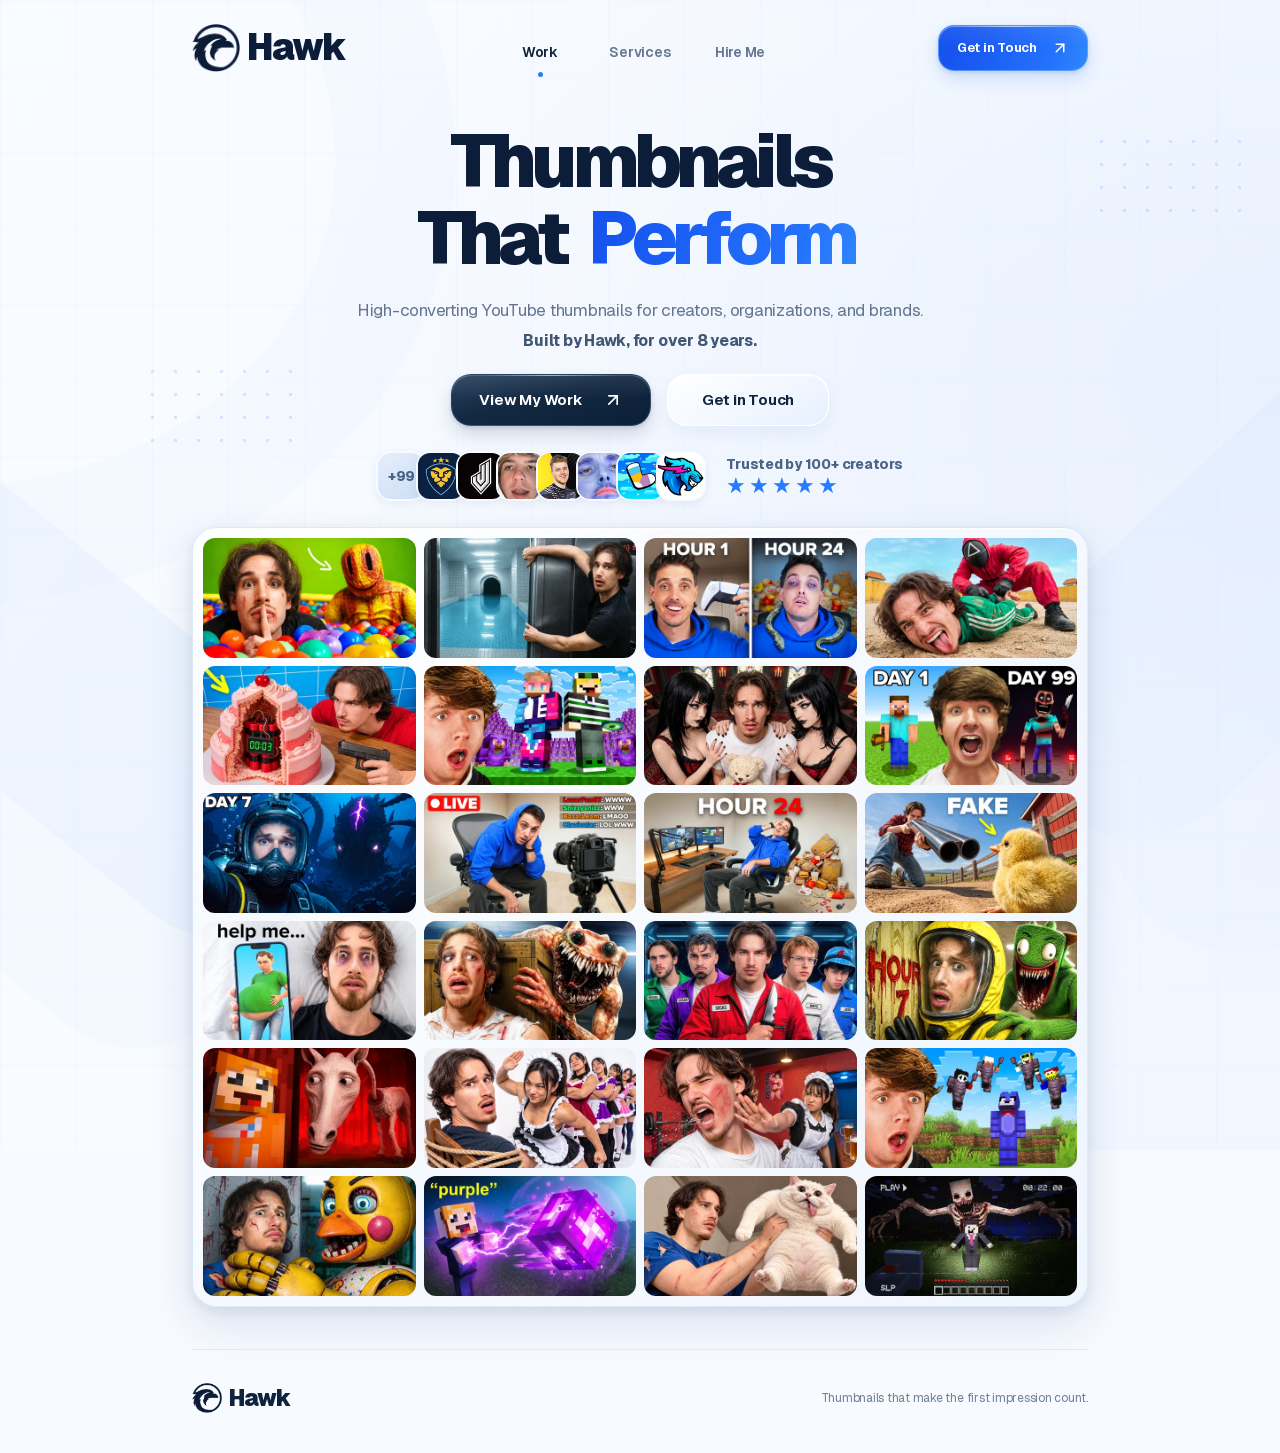
<file: index.html>
<!doctype html><html lang="en">
<head><meta charset="utf-8"><meta name="viewport" content="width=device-width,initial-scale=1"><title>Hawk — YouTube Thumbnail Designer</title><meta name="description" content="Professional, high-converting YouTube thumbnails for creators, organizations, and brands."><link rel="canonical" href="https://hawkpsd.com/"><meta property="og:title" content="Hawk — YouTube Thumbnail Designer"><meta property="og:description" content="Professional, high-converting YouTube thumbnails for creators, organizations, and brands."><meta property="og:type" content="website"><meta property="og:url" content="https://hawkpsd.com/"><meta property="og:image" content="https://hawkpsd.com/brand/header.jpg"><meta name="twitter:card" content="summary_large_image"><meta name="twitter:creator" content="@hawkpng"><meta name="twitter:title" content="Hawk — YouTube Thumbnail Designer"><meta name="twitter:description" content="Professional, high-converting YouTube thumbnails for creators, organizations, and brands."><meta name="twitter:image" content="https://hawkpsd.com/brand/header.jpg"><link rel="icon" href="favicon-32-v2.png" sizes="32x32" type="image/png"><link rel="shortcut icon" href="favicon-v2.ico"><link rel="apple-touch-icon" href="apple-touch-icon-v2.png"><link rel="preload" href="fonts/geist-latin.woff2" as="font" type="font/woff2" crossorigin><link rel="stylesheet" href="assets/site.css?v=scrollbar-20261009"><script>if(document.prerendering){document.documentElement.dataset.prerendering='true';document.addEventListener('prerenderingchange',()=>delete document.documentElement.dataset.prerendering,{once:true})}</script><script src="assets/site-config.js" defer></script><script src="assets/site.js" defer></script><script type="application/ld+json">{"@context":"https://schema.org","@type":"ProfessionalService","name":"Hawk","url":"https://hawkpsd.com","description":"Professional, high-converting YouTube thumbnails for creators, organizations, and brands.","sameAs":["https://x.com/hawkpng"],"serviceType":"YouTube Thumbnail Design"}</script>
<noscript><style>#thumbnail-gallery{display:none}</style>
</noscript>
</head>
<body><a class="skip-link" href="#main">Skip to content</a><div class="site-background entry" aria-hidden="true"><div class="geometry left"></div><div class="geometry right"></div><div class="soft-arc"></div><div class="dots dots-left"></div><div class="dots dots-right"></div></div>
<header class="site-header entry"><div class="brand"><a href="./" class="brand-mark" aria-label="Hawk home"><img src="brand/hawk.png" alt="" width="48" height="48" draggable="false"></a><a href="./" aria-label="Hawk home">Hawk</a></div><nav class="main-nav" aria-label="Main navigation" style="--nav-index:0"><a data-instant="true" href="./" class="active" aria-current="page">Work</a><a data-instant="true" href="services/" class="">Services</a><a data-instant="true" href="hire/" class="">Hire Me</a><span class="nav-dot" aria-hidden="true"></span></nav><a data-instant="true" href="hire/" class="button flow-blue header-cta">Get in Touch <svg xmlns="http://www.w3.org/2000/svg" width="18" height="18" viewbox="0 0 24 24" fill="none" stroke="currentColor" stroke-width="2" stroke-linecap="round" stroke-linejoin="round" class="lucide lucide-arrow-up-right" aria-hidden="true"><path d="M7 7h10v10"></path><path d="M7 17 17 7"></path></svg></a>
</header>
<main id="main"><section class="hero"><div class="hero-content"><h1 class="entry hero-headline" aria-label="Thumbnails that perform."><span class="headline-top" aria-hidden="true">Thumbnails</span><span class="hero-line" aria-hidden="true"><span>That</span><span class="word-stage"><span class="word-sizer">Perform.</span><span class="changing-word word-rest">Perform</span></span></span><span class="word-measurements" aria-hidden="true"><span>Perform</span><span>Convert</span><span>Win</span><span>Click</span><span>Stand Out</span><span>Engage</span><span>Deliver</span><span>Impress</span></span></h1><p class="entry hero-description">High-converting YouTube thumbnails for creators, organizations, and brands.<strong>Built by Hawk, for over 8 years.</strong></p><div class="hero-actions entry"><a class="button navy" href="#work">View My Work <svg xmlns="http://www.w3.org/2000/svg" width="20" height="20" viewbox="0 0 24 24" fill="none" stroke="currentColor" stroke-width="2" stroke-linecap="round" stroke-linejoin="round" class="lucide lucide-arrow-up-right" aria-hidden="true"><path d="M7 7h10v10"></path><path d="M7 17 17 7"></path></svg></a><a data-instant="true" class="button ghost" href="hire/">Get in Touch</a></div><div class="trust entry"><div class="avatar-stack"><span class="avatar-more" aria-label="99 more creators">+99</span><a href="https://www.youtube.com/@CouRageJD" target="_blank" rel="noopener noreferrer" aria-label="Visit CouRage on YouTube" title="CouRage"><img src="creators/couragejd.webp" width="52" height="52" alt="CouRage" draggable="false"></a><a href="https://www.youtube.com/@Jynxzi" target="_blank" rel="noopener noreferrer" aria-label="Visit Jynxzi on YouTube" title="Jynxzi"><img src="creators/jynxzi.webp" width="52" height="52" alt="Jynxzi" draggable="false"></a><a href="https://www.youtube.com/@Karl" target="_blank" rel="noopener noreferrer" aria-label="Visit Karl Jacobs on YouTube" title="Karl Jacobs"><img src="creators/karl.webp" width="52" height="52" alt="Karl Jacobs" draggable="false"></a><a href="https://www.youtube.com/@Lachlan" target="_blank" rel="noopener noreferrer" aria-label="Visit Lachlan on YouTube" title="Lachlan"><img src="creators/lachlan.webp" width="52" height="52" alt="Lachlan" draggable="false"></a><a href="https://www.youtube.com/@LazarBeam" target="_blank" rel="noopener noreferrer" aria-label="Visit LazarBeam on YouTube" title="LazarBeam"><img src="creators/lazar.webp" width="52" height="52" alt="LazarBeam" draggable="false"></a><a href="https://www.youtube.com/@Socksfor1" target="_blank" rel="noopener noreferrer" aria-label="Visit Socksfor1 on YouTube" title="Socksfor1"><img src="creators/socksfor1.webp" width="52" height="52" alt="Socksfor1" draggable="false"></a><a href="https://www.youtube.com/@MrBeastGaming" target="_blank" rel="noopener noreferrer" aria-label="Visit MrBeast Gaming on YouTube" title="MrBeast Gaming"><img src="creators/mrbeast-gaming.webp" width="52" height="52" alt="MrBeast Gaming" draggable="false"></a></div><div class="trust-label"><span>Trusted by 100+ creators</span><span class="stars" aria-label="Five stars">★★★★★</span></div></div></div></section><section class="work-section" id="work" aria-label="Thumbnail portfolio"><div class="portfolio-grid entry" id="thumbnail-gallery">
<button type="button" class="thumbnail-card" data-reveal="true" data-reveal-delay="0" data-full="enlarged/horse-copy.webp" aria-haspopup="dialog" aria-label="Enlarge Horse — Socksfor1"><img sizes="(min-width:1100px) 17vw, (min-width:600px) 44vw, 92vw" width="1920" height="1080" loading="eager" decoding="async" alt="Horse — Socksfor1" draggable="false" data-src="gallery/horse-copy-800.webp" data-srcset="gallery/horse-copy-480.webp 480w, gallery/horse-copy-800.webp 800w, gallery/horse-copy-1280.webp 1280w"></button>
<button type="button" class="thumbnail-card" data-reveal="true" data-reveal-delay="40" data-full="enlarged/backrooms-6copy.webp" aria-haspopup="dialog" aria-label="Enlarge Backrooms 6 — Socksfor1"><img sizes="(min-width:1100px) 17vw, (min-width:600px) 44vw, 92vw" width="1280" height="720" loading="eager" decoding="async" alt="Backrooms 6 — Socksfor1" draggable="false" data-src="gallery/backrooms-6copy-800.webp" data-srcset="gallery/backrooms-6copy-480.webp 480w, gallery/backrooms-6copy-800.webp 800w, gallery/backrooms-6copy-1280.webp 1280w"></button>
<button type="button" class="thumbnail-card" data-reveal="true" data-reveal-delay="80" data-full="enlarged/jujud-copy.webp" aria-haspopup="dialog" aria-label="Enlarge Jujud — Socksfor1"><img sizes="(min-width:1100px) 17vw, (min-width:600px) 44vw, 92vw" width="1280" height="720" loading="eager" decoding="async" alt="Jujud — Socksfor1" draggable="false" data-src="gallery/jujud-copy-800.webp" data-srcset="gallery/jujud-copy-480.webp 480w, gallery/jujud-copy-800.webp 800w, gallery/jujud-copy-1280.webp 1280w"></button>
<button type="button" class="thumbnail-card" data-reveal="true" data-reveal-delay="120" data-full="enlarged/2run-2copy.webp" aria-haspopup="dialog" aria-label="Enlarge 2Run 2 — Karl Jacobs"><img sizes="(min-width:1100px) 17vw, (min-width:600px) 44vw, 92vw" width="1920" height="1080" loading="eager" decoding="async" alt="2Run 2 — Karl Jacobs" draggable="false" data-src="gallery/2run-2copy-800.webp" data-srcset="gallery/2run-2copy-480.webp 480w, gallery/2run-2copy-800.webp 800w, gallery/2run-2copy-1280.webp 1280w"></button>
<button type="button" class="thumbnail-card" data-reveal="true" data-reveal-delay="0" data-full="enlarged/zackd-12copy.webp" aria-haspopup="dialog" aria-label="Enlarge Help Me — Zack D. Films — Zack D. Films"><img sizes="(min-width:1100px) 17vw, (min-width:600px) 44vw, 92vw" width="1920" height="1080" loading="lazy" decoding="async" alt="Help Me — Zack D. Films — Zack D. Films" draggable="false" data-src="gallery/zackd-12copy-800.webp" data-srcset="gallery/zackd-12copy-480.webp 480w, gallery/zackd-12copy-800.webp 800w, gallery/zackd-12copy-1280.webp 1280w"></button>
<button type="button" class="thumbnail-card" data-reveal="true" data-reveal-delay="40" data-full="enlarged/backrooms-nadcopy.webp" aria-haspopup="dialog" aria-label="Enlarge Backrooms Nad — Socksfor1"><img sizes="(min-width:1100px) 17vw, (min-width:600px) 44vw, 92vw" width="1280" height="720" loading="lazy" decoding="async" alt="Backrooms Nad — Socksfor1" draggable="false" data-src="gallery/backrooms-nadcopy-800.webp" data-srcset="gallery/backrooms-nadcopy-480.webp 480w, gallery/backrooms-nadcopy-800.webp 800w, gallery/backrooms-nadcopy-1280.webp 1280w"></button>
<button type="button" class="thumbnail-card" data-reveal="true" data-reveal-delay="80" data-full="enlarged/healthy-fast-food-copy.webp?v=68272b2f829c" aria-haspopup="dialog" aria-label="Enlarge Socksfor1 reacting to a slap at the Muscle Girl Bar"><img sizes="(min-width:1100px) 17vw, (min-width:600px) 44vw, 92vw" width="1920" height="1080" loading="lazy" decoding="async" alt="Socksfor1 reacting to a slap at the Muscle Girl Bar" draggable="false" data-src="gallery/healthy-fast-food-copy-800.webp?v=68272b2f829c" data-srcset="gallery/healthy-fast-food-copy-480.webp?v=68272b2f829c 480w, gallery/healthy-fast-food-copy-800.webp?v=68272b2f829c 800w, gallery/healthy-fast-food-copy-1280.webp?v=68272b2f829c 1280w"></button>
<button type="button" class="thumbnail-card" data-reveal="true" data-reveal-delay="120" data-full="enlarged/24hours-copy.webp" aria-haspopup="dialog" aria-label="Enlarge 24Hours — Socksfor1"><img sizes="(min-width:1100px) 17vw, (min-width:600px) 44vw, 92vw" width="1920" height="1080" loading="lazy" decoding="async" alt="24Hours — Socksfor1" draggable="false" data-src="gallery/24hours-copy-800.webp" data-srcset="gallery/24hours-copy-480.webp 480w, gallery/24hours-copy-800.webp 800w, gallery/24hours-copy-1280.webp 1280w"></button>
<button type="button" class="thumbnail-card" data-reveal="true" data-reveal-delay="0" data-full="enlarged/faceswaps-3copy.webp" aria-haspopup="dialog" aria-label="Enlarge Faceswaps 3 — Socksfor1"><img sizes="(min-width:1100px) 17vw, (min-width:600px) 44vw, 92vw" width="1920" height="1080" loading="lazy" decoding="async" alt="Faceswaps 3 — Socksfor1" draggable="false" data-src="gallery/faceswaps-3copy-800.webp" data-srcset="gallery/faceswaps-3copy-480.webp 480w, gallery/faceswaps-3copy-800.webp 800w, gallery/faceswaps-3copy-1280.webp 1280w"></button>
<button type="button" class="thumbnail-card" data-reveal="true" data-reveal-delay="40" data-full="enlarged/judelow-3copy.webp" aria-haspopup="dialog" aria-label="Enlarge Judelow 3 — Karl Jacobs"><img sizes="(min-width:1100px) 17vw, (min-width:600px) 44vw, 92vw" width="1920" height="1080" loading="lazy" decoding="async" alt="Judelow 3 — Karl Jacobs" draggable="false" data-src="gallery/judelow-3copy-800.webp" data-srcset="gallery/judelow-3copy-480.webp 480w, gallery/judelow-3copy-800.webp 800w, gallery/judelow-3copy-1280.webp 1280w"></button>
<button type="button" class="thumbnail-card" data-reveal="true" data-reveal-delay="80" data-full="enlarged/smp-8copy.webp" aria-haspopup="dialog" aria-label="Enlarge Socksfor1 with two gothic characters"><img sizes="(min-width:1100px) 17vw, (min-width:600px) 44vw, 92vw" width="1920" height="1080" loading="lazy" decoding="async" alt="Socksfor1 with two gothic characters" draggable="false" data-src="gallery/smp-8copy-800.webp" data-srcset="gallery/smp-8copy-480.webp 480w, gallery/smp-8copy-800.webp 800w, gallery/smp-8copy-1280.webp 1280w"></button>
<button type="button" class="thumbnail-card" data-reveal="true" data-reveal-delay="120" data-full="enlarged/benny-dcopy.webp" aria-haspopup="dialog" aria-label="Enlarge Benny D — Socksfor1"><img sizes="(min-width:1100px) 17vw, (min-width:600px) 44vw, 92vw" width="1920" height="1080" loading="lazy" decoding="async" alt="Benny D — Socksfor1" draggable="false" data-src="gallery/benny-dcopy-800.webp" data-srcset="gallery/benny-dcopy-480.webp 480w, gallery/benny-dcopy-800.webp 800w, gallery/benny-dcopy-1280.webp 1280w"></button>
<button type="button" class="thumbnail-card" data-reveal="true" data-reveal-delay="0" data-full="enlarged/24hours-copy2.webp" aria-haspopup="dialog" aria-label="Enlarge 24Hours 2 — Socksfor1"><img sizes="(min-width:1100px) 17vw, (min-width:600px) 44vw, 92vw" width="1920" height="1080" loading="lazy" decoding="async" alt="24Hours 2 — Socksfor1" draggable="false" data-src="gallery/24hours-copy2-800.webp" data-srcset="gallery/24hours-copy2-480.webp 480w, gallery/24hours-copy2-800.webp 800w, gallery/24hours-copy2-1280.webp 1280w"></button>
<button type="button" class="thumbnail-card" data-reveal="true" data-reveal-delay="40" data-full="enlarged/judelow-copy.webp?v=7eec95044cd0" aria-haspopup="dialog" aria-label="Enlarge Socksfor1 in a chair with a lineup of costumed athletes"><img sizes="(min-width:1100px) 17vw, (min-width:600px) 44vw, 92vw" width="1920" height="1080" loading="lazy" decoding="async" alt="Socksfor1 in a chair with a lineup of costumed athletes" draggable="false" data-src="gallery/judelow-copy-800.webp?v=7eec95044cd0" data-srcset="gallery/judelow-copy-480.webp?v=7eec95044cd0 480w, gallery/judelow-copy-800.webp?v=7eec95044cd0 800w, gallery/judelow-copy-1280.webp?v=7eec95044cd0 1280w"></button>
<button type="button" class="thumbnail-card" data-reveal="true" data-reveal-delay="80" data-full="enlarged/2run-3copy.webp?v=f6c994f2008a" aria-haspopup="dialog" aria-label="Enlarge Karl Jacobs with Minecraft Steve on day 1 and day 99"><img sizes="(min-width:1100px) 17vw, (min-width:600px) 44vw, 92vw" width="1920" height="1080" loading="lazy" decoding="async" alt="Karl Jacobs with Minecraft Steve on day 1 and day 99" draggable="false" data-src="gallery/2run-3copy-800.webp?v=f6c994f2008a" data-srcset="gallery/2run-3copy-480.webp?v=f6c994f2008a 480w, gallery/2run-3copy-800.webp?v=f6c994f2008a 800w, gallery/2run-3copy-1280.webp?v=f6c994f2008a 1280w"></button>
<button type="button" class="thumbnail-card" data-reveal="true" data-reveal-delay="120" data-full="enlarged/verity-15copy.webp?v=82a40722cf0d" aria-haspopup="dialog" aria-label="Enlarge Socksfor1 in a green tracksuit with a Squid Game guard"><img sizes="(min-width:1100px) 17vw, (min-width:600px) 44vw, 92vw" width="1920" height="1080" loading="lazy" decoding="async" alt="Socksfor1 in a green tracksuit with a Squid Game guard" draggable="false" data-src="gallery/verity-15copy-800.webp?v=82a40722cf0d" data-srcset="gallery/verity-15copy-480.webp?v=82a40722cf0d 480w, gallery/verity-15copy-800.webp?v=82a40722cf0d 800w, gallery/verity-15copy-1280.webp?v=82a40722cf0d 1280w"></button>
<button type="button" class="thumbnail-card" data-reveal="true" data-reveal-delay="0" data-full="enlarged/prophunt-6copy.webp" aria-haspopup="dialog" aria-label="Enlarge Prophunt 6 — Socksfor1"><img sizes="(min-width:1100px) 17vw, (min-width:600px) 44vw, 92vw" width="1920" height="1080" loading="lazy" decoding="async" alt="Prophunt 6 — Socksfor1" draggable="false" data-src="gallery/prophunt-6copy-800.webp" data-srcset="gallery/prophunt-6copy-480.webp 480w, gallery/prophunt-6copy-800.webp 800w, gallery/prophunt-6copy-1280.webp 1280w"></button>
<button type="button" class="thumbnail-card" data-reveal="true" data-reveal-delay="40" data-full="enlarged/moohoo-3copy.webp" aria-haspopup="dialog" aria-label="Enlarge Moohoo 3 — Socksfor1"><img sizes="(min-width:1100px) 17vw, (min-width:600px) 44vw, 92vw" width="1920" height="1080" loading="lazy" decoding="async" alt="Moohoo 3 — Socksfor1" draggable="false" data-src="gallery/moohoo-3copy-800.webp" data-srcset="gallery/moohoo-3copy-480.webp 480w, gallery/moohoo-3copy-800.webp 800w, gallery/moohoo-3copy-1280.webp 1280w"></button>
<button type="button" class="thumbnail-card" data-reveal="true" data-reveal-delay="80" data-full="enlarged/sub-boxe-copy.webp" aria-haspopup="dialog" aria-label="Enlarge Sub Boxe — Socksfor1"><img sizes="(min-width:1100px) 17vw, (min-width:600px) 44vw, 92vw" width="1280" height="720" loading="lazy" decoding="async" alt="Sub Boxe — Socksfor1" draggable="false" data-src="gallery/sub-boxe-copy-800.webp" data-srcset="gallery/sub-boxe-copy-480.webp 480w, gallery/sub-boxe-copy-800.webp 800w, gallery/sub-boxe-copy-1280.webp 1280w"></button>
<button type="button" class="thumbnail-card" data-reveal="true" data-reveal-delay="120" data-full="enlarged/24hours-copy4.webp" aria-haspopup="dialog" aria-label="Enlarge One day. Everything changes. — Socksfor1"><img sizes="(min-width:1100px) 17vw, (min-width:600px) 44vw, 92vw" width="1920" height="1080" loading="lazy" decoding="async" alt="One day. Everything changes. — Socksfor1" draggable="false" data-src="gallery/24hours-copy4-800.webp" data-srcset="gallery/24hours-copy4-480.webp 480w, gallery/24hours-copy4-800.webp 800w, gallery/24hours-copy4-1280.webp 1280w"></button>
<button type="button" class="thumbnail-card" data-reveal="true" data-reveal-delay="0" data-full="enlarged/subirl-8copy.webp" aria-haspopup="dialog" aria-label="Enlarge Seven days underwater — Socksfor1"><img sizes="(min-width:1100px) 17vw, (min-width:600px) 44vw, 92vw" width="1920" height="1080" loading="lazy" decoding="async" alt="Seven days underwater — Socksfor1" draggable="false" data-src="gallery/subirl-8copy-800.webp" data-srcset="gallery/subirl-8copy-480.webp 480w, gallery/subirl-8copy-800.webp 800w, gallery/subirl-8copy-1280.webp 1280w"></button>
<button type="button" class="thumbnail-card" data-reveal="true" data-reveal-delay="40" data-full="enlarged/backrooms-12copy.webp" aria-haspopup="dialog" aria-label="Enlarge Lost in the backrooms — Socksfor1"><img sizes="(min-width:1100px) 17vw, (min-width:600px) 44vw, 92vw" width="1280" height="720" loading="lazy" decoding="async" alt="Lost in the backrooms — Socksfor1" draggable="false" data-src="gallery/backrooms-12copy-800.webp" data-srcset="gallery/backrooms-12copy-480.webp 480w, gallery/backrooms-12copy-800.webp 800w, gallery/backrooms-12copy-1280.webp 1280w"></button>
<button type="button" class="thumbnail-card" data-reveal="true" data-reveal-delay="80" data-full="enlarged/mangle-copy.webp?v=cat-20261009" aria-haspopup="dialog" aria-label="Enlarge Socksfor1 holding a large white cat"><img sizes="(min-width:1100px) 17vw, (min-width:600px) 44vw, 92vw" width="1280" height="720" loading="lazy" decoding="async" alt="Socksfor1 holding a large white cat" draggable="false" data-src="gallery/mangle-copy-800.webp?v=cat-20261009" data-srcset="gallery/mangle-copy-480.webp?v=cat-20261009 480w, gallery/mangle-copy-800.webp?v=cat-20261009 800w, gallery/mangle-copy-1280.webp?v=cat-20261009 1280w"></button>
<button type="button" class="thumbnail-card" data-reveal="true" data-reveal-delay="120" data-full="enlarged/drive-newcopy.webp?v=amongers-v2-20261021" aria-haspopup="dialog" aria-label="Enlarge Socksfor1 and friends in an Among Us challenge"><img sizes="(min-width:1100px) 17vw, (min-width:600px) 44vw, 92vw" width="1920" height="1080" loading="lazy" decoding="async" alt="Socksfor1 and friends in an Among Us challenge" draggable="false" data-src="gallery/drive-newcopy-800.webp?v=amongers-v2-20261021" data-srcset="gallery/drive-newcopy-480.webp?v=amongers-v2-20261021 480w, gallery/drive-newcopy-800.webp?v=amongers-v2-20261021 800w, gallery/drive-newcopy-1280.webp?v=amongers-v2-20261021 1280w"></button></div><script src="assets/gallery-init.js"></script>
<noscript><div class="portfolio-grid entry">
<div class="thumbnail-card" data-reveal="true" data-reveal-delay="0"><img sizes="(min-width:1100px) 17vw, (min-width:600px) 44vw, 92vw" width="1920" height="1080" loading="eager" decoding="async" alt="Horse — Socksfor1" draggable="false" src="gallery/horse-copy-800.webp" srcset="gallery/horse-copy-480.webp 480w, gallery/horse-copy-800.webp 800w, gallery/horse-copy-1280.webp 1280w"></div>
<div class="thumbnail-card" data-reveal="true" data-reveal-delay="40"><img sizes="(min-width:1100px) 17vw, (min-width:600px) 44vw, 92vw" width="1280" height="720" loading="eager" decoding="async" alt="Backrooms 6 — Socksfor1" draggable="false" src="gallery/backrooms-6copy-800.webp" srcset="gallery/backrooms-6copy-480.webp 480w, gallery/backrooms-6copy-800.webp 800w, gallery/backrooms-6copy-1280.webp 1280w"></div>
<div class="thumbnail-card" data-reveal="true" data-reveal-delay="80"><img sizes="(min-width:1100px) 17vw, (min-width:600px) 44vw, 92vw" width="1280" height="720" loading="eager" decoding="async" alt="Jujud — Socksfor1" draggable="false" src="gallery/jujud-copy-800.webp" srcset="gallery/jujud-copy-480.webp 480w, gallery/jujud-copy-800.webp 800w, gallery/jujud-copy-1280.webp 1280w"></div>
<div class="thumbnail-card" data-reveal="true" data-reveal-delay="120"><img sizes="(min-width:1100px) 17vw, (min-width:600px) 44vw, 92vw" width="1920" height="1080" loading="eager" decoding="async" alt="2Run 2 — Karl Jacobs" draggable="false" src="gallery/2run-2copy-800.webp" srcset="gallery/2run-2copy-480.webp 480w, gallery/2run-2copy-800.webp 800w, gallery/2run-2copy-1280.webp 1280w"></div>
<div class="thumbnail-card" data-reveal="true" data-reveal-delay="0"><img sizes="(min-width:1100px) 17vw, (min-width:600px) 44vw, 92vw" width="1920" height="1080" loading="lazy" decoding="async" alt="Help Me — Zack D. Films — Zack D. Films" draggable="false" src="gallery/zackd-12copy-800.webp" srcset="gallery/zackd-12copy-480.webp 480w, gallery/zackd-12copy-800.webp 800w, gallery/zackd-12copy-1280.webp 1280w"></div>
<div class="thumbnail-card" data-reveal="true" data-reveal-delay="40"><img sizes="(min-width:1100px) 17vw, (min-width:600px) 44vw, 92vw" width="1280" height="720" loading="lazy" decoding="async" alt="Backrooms Nad — Socksfor1" draggable="false" src="gallery/backrooms-nadcopy-800.webp" srcset="gallery/backrooms-nadcopy-480.webp 480w, gallery/backrooms-nadcopy-800.webp 800w, gallery/backrooms-nadcopy-1280.webp 1280w"></div>
<div class="thumbnail-card" data-reveal="true" data-reveal-delay="80"><img sizes="(min-width:1100px) 17vw, (min-width:600px) 44vw, 92vw" width="1920" height="1080" loading="lazy" decoding="async" alt="Socksfor1 reacting to a slap at the Muscle Girl Bar" draggable="false" src="gallery/healthy-fast-food-copy-800.webp?v=68272b2f829c" srcset="gallery/healthy-fast-food-copy-480.webp?v=68272b2f829c 480w, gallery/healthy-fast-food-copy-800.webp?v=68272b2f829c 800w, gallery/healthy-fast-food-copy-1280.webp?v=68272b2f829c 1280w"></div>
<div class="thumbnail-card" data-reveal="true" data-reveal-delay="120"><img sizes="(min-width:1100px) 17vw, (min-width:600px) 44vw, 92vw" width="1920" height="1080" loading="lazy" decoding="async" alt="24Hours — Socksfor1" draggable="false" src="gallery/24hours-copy-800.webp" srcset="gallery/24hours-copy-480.webp 480w, gallery/24hours-copy-800.webp 800w, gallery/24hours-copy-1280.webp 1280w"></div>
<div class="thumbnail-card" data-reveal="true" data-reveal-delay="0"><img sizes="(min-width:1100px) 17vw, (min-width:600px) 44vw, 92vw" width="1920" height="1080" loading="lazy" decoding="async" alt="Faceswaps 3 — Socksfor1" draggable="false" src="gallery/faceswaps-3copy-800.webp" srcset="gallery/faceswaps-3copy-480.webp 480w, gallery/faceswaps-3copy-800.webp 800w, gallery/faceswaps-3copy-1280.webp 1280w"></div>
<div class="thumbnail-card" data-reveal="true" data-reveal-delay="40"><img sizes="(min-width:1100px) 17vw, (min-width:600px) 44vw, 92vw" width="1920" height="1080" loading="lazy" decoding="async" alt="Judelow 3 — Karl Jacobs" draggable="false" src="gallery/judelow-3copy-800.webp" srcset="gallery/judelow-3copy-480.webp 480w, gallery/judelow-3copy-800.webp 800w, gallery/judelow-3copy-1280.webp 1280w"></div>
<div class="thumbnail-card" data-reveal="true" data-reveal-delay="80"><img sizes="(min-width:1100px) 17vw, (min-width:600px) 44vw, 92vw" width="1920" height="1080" loading="lazy" decoding="async" alt="Socksfor1 with two gothic characters" draggable="false" src="gallery/smp-8copy-800.webp" srcset="gallery/smp-8copy-480.webp 480w, gallery/smp-8copy-800.webp 800w, gallery/smp-8copy-1280.webp 1280w"></div>
<div class="thumbnail-card" data-reveal="true" data-reveal-delay="120"><img sizes="(min-width:1100px) 17vw, (min-width:600px) 44vw, 92vw" width="1920" height="1080" loading="lazy" decoding="async" alt="Benny D — Socksfor1" draggable="false" src="gallery/benny-dcopy-800.webp" srcset="gallery/benny-dcopy-480.webp 480w, gallery/benny-dcopy-800.webp 800w, gallery/benny-dcopy-1280.webp 1280w"></div>
<div class="thumbnail-card" data-reveal="true" data-reveal-delay="0"><img sizes="(min-width:1100px) 17vw, (min-width:600px) 44vw, 92vw" width="1920" height="1080" loading="lazy" decoding="async" alt="24Hours 2 — Socksfor1" draggable="false" src="gallery/24hours-copy2-800.webp" srcset="gallery/24hours-copy2-480.webp 480w, gallery/24hours-copy2-800.webp 800w, gallery/24hours-copy2-1280.webp 1280w"></div>
<div class="thumbnail-card" data-reveal="true" data-reveal-delay="40"><img sizes="(min-width:1100px) 17vw, (min-width:600px) 44vw, 92vw" width="1920" height="1080" loading="lazy" decoding="async" alt="Socksfor1 in a chair with a lineup of costumed athletes" draggable="false" src="gallery/judelow-copy-800.webp?v=7eec95044cd0" srcset="gallery/judelow-copy-480.webp?v=7eec95044cd0 480w, gallery/judelow-copy-800.webp?v=7eec95044cd0 800w, gallery/judelow-copy-1280.webp?v=7eec95044cd0 1280w"></div>
<div class="thumbnail-card" data-reveal="true" data-reveal-delay="80"><img sizes="(min-width:1100px) 17vw, (min-width:600px) 44vw, 92vw" width="1920" height="1080" loading="lazy" decoding="async" alt="Karl Jacobs with Minecraft Steve on day 1 and day 99" draggable="false" src="gallery/2run-3copy-800.webp?v=f6c994f2008a" srcset="gallery/2run-3copy-480.webp?v=f6c994f2008a 480w, gallery/2run-3copy-800.webp?v=f6c994f2008a 800w, gallery/2run-3copy-1280.webp?v=f6c994f2008a 1280w"></div>
<div class="thumbnail-card" data-reveal="true" data-reveal-delay="120"><img sizes="(min-width:1100px) 17vw, (min-width:600px) 44vw, 92vw" width="1920" height="1080" loading="lazy" decoding="async" alt="Socksfor1 in a green tracksuit with a Squid Game guard" draggable="false" src="gallery/verity-15copy-800.webp?v=82a40722cf0d" srcset="gallery/verity-15copy-480.webp?v=82a40722cf0d 480w, gallery/verity-15copy-800.webp?v=82a40722cf0d 800w, gallery/verity-15copy-1280.webp?v=82a40722cf0d 1280w"></div>
<div class="thumbnail-card" data-reveal="true" data-reveal-delay="0"><img sizes="(min-width:1100px) 17vw, (min-width:600px) 44vw, 92vw" width="1920" height="1080" loading="lazy" decoding="async" alt="Prophunt 6 — Socksfor1" draggable="false" src="gallery/prophunt-6copy-800.webp" srcset="gallery/prophunt-6copy-480.webp 480w, gallery/prophunt-6copy-800.webp 800w, gallery/prophunt-6copy-1280.webp 1280w"></div>
<div class="thumbnail-card" data-reveal="true" data-reveal-delay="40"><img sizes="(min-width:1100px) 17vw, (min-width:600px) 44vw, 92vw" width="1920" height="1080" loading="lazy" decoding="async" alt="Moohoo 3 — Socksfor1" draggable="false" src="gallery/moohoo-3copy-800.webp" srcset="gallery/moohoo-3copy-480.webp 480w, gallery/moohoo-3copy-800.webp 800w, gallery/moohoo-3copy-1280.webp 1280w"></div>
<div class="thumbnail-card" data-reveal="true" data-reveal-delay="80"><img sizes="(min-width:1100px) 17vw, (min-width:600px) 44vw, 92vw" width="1280" height="720" loading="lazy" decoding="async" alt="Sub Boxe — Socksfor1" draggable="false" src="gallery/sub-boxe-copy-800.webp" srcset="gallery/sub-boxe-copy-480.webp 480w, gallery/sub-boxe-copy-800.webp 800w, gallery/sub-boxe-copy-1280.webp 1280w"></div>
<div class="thumbnail-card" data-reveal="true" data-reveal-delay="120"><img sizes="(min-width:1100px) 17vw, (min-width:600px) 44vw, 92vw" width="1920" height="1080" loading="lazy" decoding="async" alt="One day. Everything changes. — Socksfor1" draggable="false" src="gallery/24hours-copy4-800.webp" srcset="gallery/24hours-copy4-480.webp 480w, gallery/24hours-copy4-800.webp 800w, gallery/24hours-copy4-1280.webp 1280w"></div>
<div class="thumbnail-card" data-reveal="true" data-reveal-delay="0"><img sizes="(min-width:1100px) 17vw, (min-width:600px) 44vw, 92vw" width="1920" height="1080" loading="lazy" decoding="async" alt="Seven days underwater — Socksfor1" draggable="false" src="gallery/subirl-8copy-800.webp" srcset="gallery/subirl-8copy-480.webp 480w, gallery/subirl-8copy-800.webp 800w, gallery/subirl-8copy-1280.webp 1280w"></div>
<div class="thumbnail-card" data-reveal="true" data-reveal-delay="40"><img sizes="(min-width:1100px) 17vw, (min-width:600px) 44vw, 92vw" width="1280" height="720" loading="lazy" decoding="async" alt="Lost in the backrooms — Socksfor1" draggable="false" src="gallery/backrooms-12copy-800.webp" srcset="gallery/backrooms-12copy-480.webp 480w, gallery/backrooms-12copy-800.webp 800w, gallery/backrooms-12copy-1280.webp 1280w"></div>
<div class="thumbnail-card" data-reveal="true" data-reveal-delay="80"><img sizes="(min-width:1100px) 17vw, (min-width:600px) 44vw, 92vw" width="1280" height="720" loading="lazy" decoding="async" alt="Socksfor1 holding a large white cat" draggable="false" src="gallery/mangle-copy-800.webp?v=cat-20261009" srcset="gallery/mangle-copy-480.webp?v=cat-20261009 480w, gallery/mangle-copy-800.webp?v=cat-20261009 800w, gallery/mangle-copy-1280.webp?v=cat-20261009 1280w"></div>
<div class="thumbnail-card" data-reveal="true" data-reveal-delay="120"><img sizes="(min-width:1100px) 17vw, (min-width:600px) 44vw, 92vw" width="1920" height="1080" loading="lazy" decoding="async" alt="Socksfor1 and friends in an Among Us challenge" draggable="false" src="gallery/drive-newcopy-800.webp?v=amongers-v2-20261021" srcset="gallery/drive-newcopy-480.webp?v=amongers-v2-20261021 480w, gallery/drive-newcopy-800.webp?v=amongers-v2-20261021 800w, gallery/drive-newcopy-1280.webp?v=amongers-v2-20261021 1280w"></div></div>
</noscript></section>
</main>
<footer class="site-footer" data-reveal="true"><a class="brand small" href="./"><img src="brand/hawk.png" width="30" height="30" alt="" draggable="false"><span>Hawk</span></a><p>Thumbnails that make the first impression count.</p>
</footer><script src="assets/lightbox.js?v=viewer-mobile-2" defer></script></body></html>
</file>
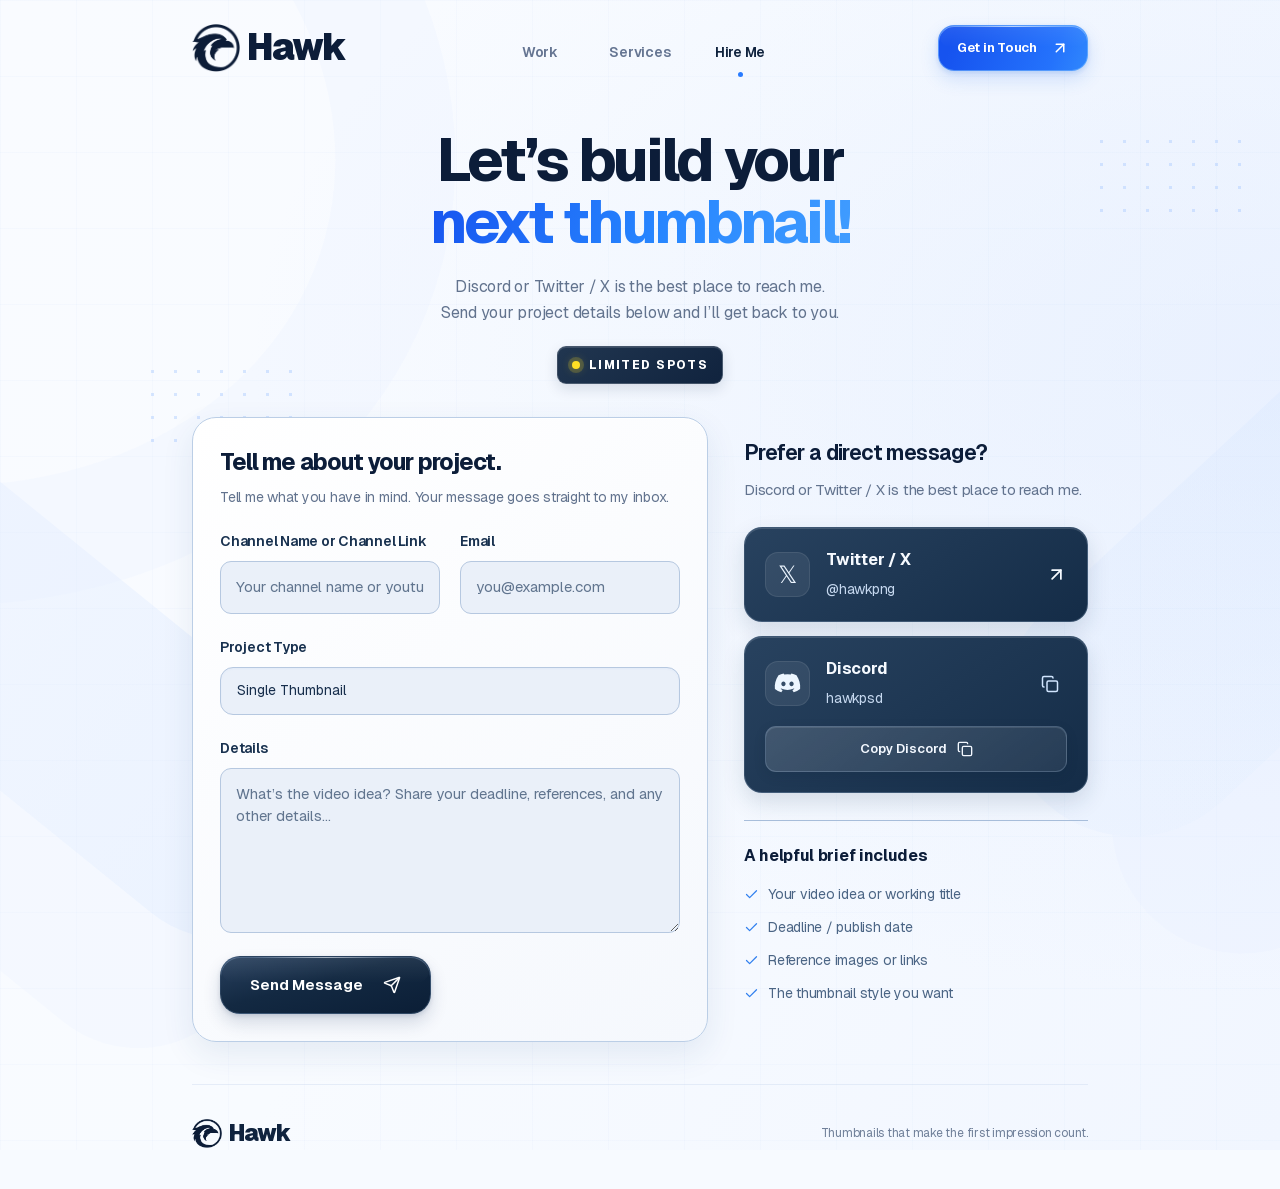
<file: hire/index.html>
<!doctype html><html lang="en">
<head><meta charset="utf-8"><meta name="viewport" content="width=device-width,initial-scale=1"><title>Hire Me — Hawk</title><meta name="description" content="Professional, high-converting YouTube thumbnails for creators, organizations, and brands."><link rel="canonical" href="https://hawkpsd.com/hire/"><meta property="og:title" content="Hire Me — Hawk"><meta property="og:description" content="Professional, high-converting YouTube thumbnails for creators, organizations, and brands."><meta property="og:type" content="website"><meta property="og:url" content="https://hawkpsd.com/hire/"><meta property="og:image" content="https://hawkpsd.com/brand/header.jpg"><meta name="twitter:card" content="summary_large_image"><meta name="twitter:creator" content="@hawkpng"><meta name="twitter:title" content="Hire Me — Hawk"><meta name="twitter:description" content="Professional, high-converting YouTube thumbnails for creators, organizations, and brands."><meta name="twitter:image" content="https://hawkpsd.com/brand/header.jpg"><link rel="icon" href="../favicon-32-v2.png" sizes="32x32" type="image/png"><link rel="shortcut icon" href="../favicon-v2.ico"><link rel="apple-touch-icon" href="../apple-touch-icon-v2.png"><link rel="preload" href="../fonts/geist-latin.woff2" as="font" type="font/woff2" crossorigin><link rel="stylesheet" href="../assets/site.css?v=scrollbar-20261009"><script>if(document.prerendering){document.documentElement.dataset.prerendering='true';document.addEventListener('prerenderingchange',()=>delete document.documentElement.dataset.prerendering,{once:true})}</script><script src="../assets/site-config.js" defer></script><script src="../assets/site.js" defer></script>
</head>
<body><a class="skip-link" href="#main">Skip to content</a><div class="site-background entry" aria-hidden="true"><div class="geometry left"></div><div class="geometry right"></div><div class="soft-arc"></div><div class="dots dots-left"></div><div class="dots dots-right"></div></div>
<header class="site-header entry"><div class="brand"><a href="../" class="brand-mark" aria-label="Hawk home"><img src="../brand/hawk.png" alt="" width="48" height="48" draggable="false"></a><a href="../" aria-label="Hawk home">Hawk</a></div><nav class="main-nav" aria-label="Main navigation" style="--nav-index:2"><a data-instant="true" href="../" class="">Work</a><a data-instant="true" href="../services/" class="">Services</a><a data-instant="true" href="../hire/" class="active" aria-current="page">Hire Me</a><span class="nav-dot" aria-hidden="true"></span></nav><a data-instant="true" href="../hire/" class="button flow-blue header-cta">Get in Touch <svg xmlns="http://www.w3.org/2000/svg" width="18" height="18" viewbox="0 0 24 24" fill="none" stroke="currentColor" stroke-width="2" stroke-linecap="round" stroke-linejoin="round" class="lucide lucide-arrow-up-right" aria-hidden="true"><path d="M7 7h10v10"></path><path d="M7 17 17 7"></path></svg></a>
</header>
<main id="main" class="inner-page hire-page"><h1 class="entry">Let’s build your<br><span>next thumbnail!</span></h1><p class="page-intro entry">Discord or Twitter / X is the best place to reach me.<br>Send your project details below and I’ll get back to you.</p><div class="availability entry"><span class="availability-dot" aria-hidden="true"></span>LIMITED SPOTS</div><div class="contact-layout"><section class="contact-card entry" id="project-form" data-reveal="true"><form id="contact-form" action="https://formsubmit.co/haydenayotte1313@gmail.com" method="POST">
<input type="hidden" name="_subject" value="New Hawk portfolio project inquiry">
<input type="hidden" name="_template" value="table">
<input type="text" name="_honey" style="display:none" tabindex="-1" autocomplete="off" aria-hidden="true"><div class="form-heading"><h2>Tell me about your project.</h2><p>Tell me what you have in mind. Your message goes straight to my inbox.</p></div><div class="form-row"><label>Channel Name or Channel Link<input placeholder="Your channel name or youtube.com/@channel" required="" minlength="2" maxlength="500" autocomplete="off" name="name"></label><label>Email<input type="email" placeholder="you@example.com" required="" autocomplete="email" name="email"></label></div><label>Project Type<select class="hawk-select" name="projectType" id="project-type" aria-label="Project Type" required="required"><option value="Single Thumbnail">Single Thumbnail</option><option value="Creator Pack">Creator Pack</option><option value="Monthly Retainer">Monthly Retainer</option><option value="Creative Direction">Creative Direction</option></select></label><label>Details<textarea name="details" placeholder="What’s the video idea? Share your deadline, references, and any other details…" required="" minlength="20" maxlength="5000" rows="6"></textarea></label><button type="submit" class="button navy send-button" id="send-message">Send Message<svg xmlns="http://www.w3.org/2000/svg" width="18" height="18" viewbox="0 0 24 24" fill="none" stroke="currentColor" stroke-width="2" stroke-linecap="round" stroke-linejoin="round" class="lucide lucide-send" aria-hidden="true"><path d="M14.536 21.686a.5.5 0 0 0 .937-.024l6.5-19a.496.496 0 0 0-.635-.635l-19 6.5a.5.5 0 0 0-.024.937l7.93 3.18a2 2 0 0 1 1.112 1.11z"></path><path d="m21.854 2.147-10.94 10.939"></path></svg></button><p class="contact-feedback" role="status" id="contact-feedback" aria-live="polite"></p>
</form></section><aside class="direct-contact entry" data-reveal="true" data-reveal-delay="80"><h2>Prefer a direct message?</h2><p>Discord or Twitter / X is the best place to reach me.</p><a href="https://x.com/hawkpng" target="_blank" rel="noopener noreferrer" class="social-card" data-twitter=""><span class="social-symbol">𝕏</span><div><strong>Twitter / X</strong><span>@hawkpng</span></div><svg xmlns="http://www.w3.org/2000/svg" width="21" height="21" viewbox="0 0 24 24" fill="none" stroke="currentColor" stroke-width="2" stroke-linecap="round" stroke-linejoin="round" class="lucide lucide-arrow-up-right" aria-hidden="true"><path d="M7 7h10v10"></path><path d="M7 17 17 7"></path></svg></a><div class="social-card discord-card"><span class="social-symbol"><svg viewbox="0 0 24 24" width="27" height="27" fill="currentColor" aria-hidden="true"><path d="M20 4.6A18 18 0 0 0 15.4 3l-.5 1a17 17 0 0 0-5.8 0l-.5-1A18 18 0 0 0 4 4.6C1.2 8.7.4 12.8.8 16.8a19 19 0 0 0 5.7 2.9l1.2-2a12 12 0 0 1-1.8-.9l.4-.3a15 15 0 0 0 11.4 0l.4.3a12 12 0 0 1-1.8.9l1.2 2a19 19 0 0 0 5.7-2.9c.5-4.6-.8-8.6-3.2-12.2ZM8.4 14.4c-1.1 0-1.9-1-1.9-2.1s.8-2.1 1.9-2.1 1.9 1 1.9 2.1-.8 2.1-1.9 2.1Zm7.2 0c-1.1 0-1.9-1-1.9-2.1s.8-2.1 1.9-2.1 1.9 1 1.9 2.1-.8 2.1-1.9 2.1Z"></path></svg></span><div><strong>Discord</strong><span class="discord-handle">hawkpsd</span></div><button class="copy-button" aria-label="Copy Discord handle" data-copy-discord=""><svg xmlns="http://www.w3.org/2000/svg" width="18" height="18" viewbox="0 0 24 24" fill="none" stroke="currentColor" stroke-width="2" stroke-linecap="round" stroke-linejoin="round" class="lucide lucide-copy" aria-hidden="true"><rect width="14" height="14" x="8" y="8" rx="2" ry="2"></rect><path d="M4 16c-1.1 0-2-.9-2-2V4c0-1.1.9-2 2-2h10c1.1 0 2 .9 2 2"></path></svg></button><button class="copy-discord" data-copy-discord="">Copy Discord<svg xmlns="http://www.w3.org/2000/svg" width="16" height="16" viewbox="0 0 24 24" fill="none" stroke="currentColor" stroke-width="2" stroke-linecap="round" stroke-linejoin="round" class="lucide lucide-copy" aria-hidden="true"><rect width="14" height="14" x="8" y="8" rx="2" ry="2"></rect><path d="M4 16c-1.1 0-2-.9-2-2V4c0-1.1.9-2 2-2h10c1.1 0 2 .9 2 2"></path></svg></button></div><div class="brief-checklist" data-reveal="true"><h3>A helpful brief includes</h3><ul><li><svg xmlns="http://www.w3.org/2000/svg" width="15" height="15" viewbox="0 0 24 24" fill="none" stroke="currentColor" stroke-width="2" stroke-linecap="round" stroke-linejoin="round" class="lucide lucide-check" aria-hidden="true"><path d="M20 6 9 17l-5-5"></path></svg>Your video idea or working title</li><li><svg xmlns="http://www.w3.org/2000/svg" width="15" height="15" viewbox="0 0 24 24" fill="none" stroke="currentColor" stroke-width="2" stroke-linecap="round" stroke-linejoin="round" class="lucide lucide-check" aria-hidden="true"><path d="M20 6 9 17l-5-5"></path></svg>Deadline / publish date</li><li><svg xmlns="http://www.w3.org/2000/svg" width="15" height="15" viewbox="0 0 24 24" fill="none" stroke="currentColor" stroke-width="2" stroke-linecap="round" stroke-linejoin="round" class="lucide lucide-check" aria-hidden="true"><path d="M20 6 9 17l-5-5"></path></svg>Reference images or links</li><li><svg xmlns="http://www.w3.org/2000/svg" width="15" height="15" viewbox="0 0 24 24" fill="none" stroke="currentColor" stroke-width="2" stroke-linecap="round" stroke-linejoin="round" class="lucide lucide-check" aria-hidden="true"><path d="M20 6 9 17l-5-5"></path></svg>The thumbnail style you want</li></ul></div></aside></div>
</main>
<footer class="site-footer" data-reveal="true"><a class="brand small" href="../"><img src="../brand/hawk.png" width="30" height="30" alt="" draggable="false"><span>Hawk</span></a><p>Thumbnails that make the first impression count.</p>
</footer></body></html>
</file>
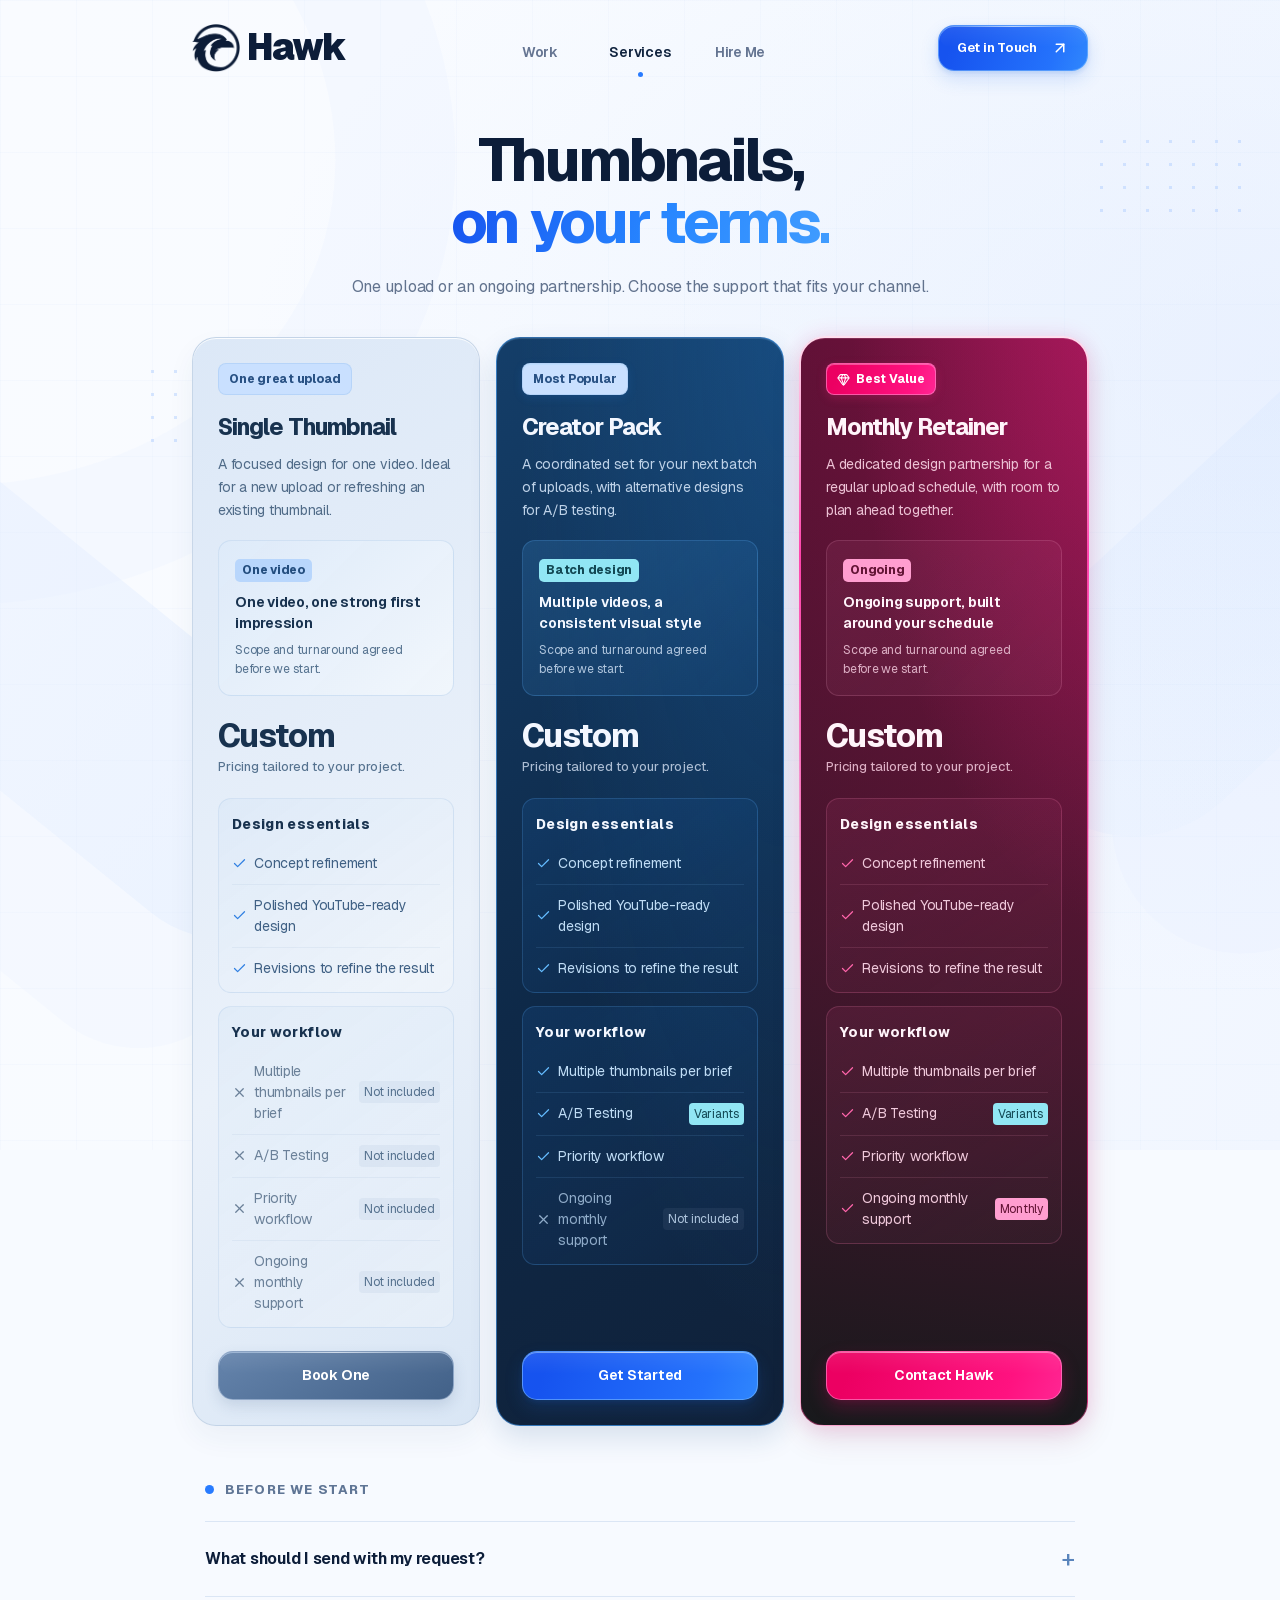
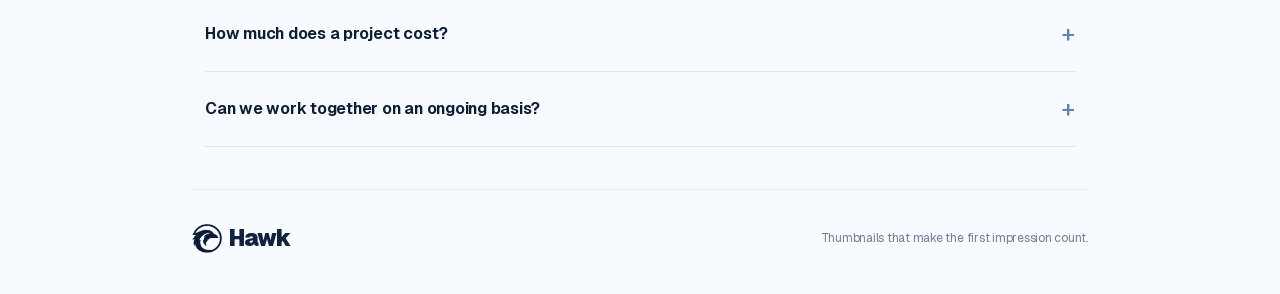
<file: services/index.html>
<!doctype html><html lang="en">
<head><meta charset="utf-8"><meta name="viewport" content="width=device-width,initial-scale=1"><title>Services — Hawk</title><meta name="description" content="Professional, high-converting YouTube thumbnails for creators, organizations, and brands."><link rel="canonical" href="https://hawkpsd.com/services/"><meta property="og:title" content="Services — Hawk"><meta property="og:description" content="Professional, high-converting YouTube thumbnails for creators, organizations, and brands."><meta property="og:type" content="website"><meta property="og:url" content="https://hawkpsd.com/services/"><meta property="og:image" content="https://hawkpsd.com/brand/header.jpg"><meta name="twitter:card" content="summary_large_image"><meta name="twitter:creator" content="@hawkpng"><meta name="twitter:title" content="Services — Hawk"><meta name="twitter:description" content="Professional, high-converting YouTube thumbnails for creators, organizations, and brands."><meta name="twitter:image" content="https://hawkpsd.com/brand/header.jpg"><link rel="icon" href="../favicon-32-v2.png" sizes="32x32" type="image/png"><link rel="shortcut icon" href="../favicon-v2.ico"><link rel="apple-touch-icon" href="../apple-touch-icon-v2.png"><link rel="preload" href="../fonts/geist-latin.woff2" as="font" type="font/woff2" crossorigin><link rel="stylesheet" href="../assets/site.css?v=scrollbar-20261009"><script>if(document.prerendering){document.documentElement.dataset.prerendering='true';document.addEventListener('prerenderingchange',()=>delete document.documentElement.dataset.prerendering,{once:true})}</script><script src="../assets/site-config.js" defer></script><script src="../assets/site.js" defer></script>
</head>
<body><a class="skip-link" href="#main">Skip to content</a><div class="site-background entry" aria-hidden="true"><div class="geometry left"></div><div class="geometry right"></div><div class="soft-arc"></div><div class="dots dots-left"></div><div class="dots dots-right"></div></div>
<header class="site-header entry"><div class="brand"><a href="../" class="brand-mark" aria-label="Hawk home"><img src="../brand/hawk.png" alt="" width="48" height="48" draggable="false"></a><a href="../" aria-label="Hawk home">Hawk</a></div><nav class="main-nav" aria-label="Main navigation" style="--nav-index:1"><a data-instant="true" href="../" class="">Work</a><a data-instant="true" href="../services/" class="active" aria-current="page">Services</a><a data-instant="true" href="../hire/" class="">Hire Me</a><span class="nav-dot" aria-hidden="true"></span></nav><a data-instant="true" href="../hire/" class="button flow-blue header-cta">Get in Touch <svg xmlns="http://www.w3.org/2000/svg" width="18" height="18" viewbox="0 0 24 24" fill="none" stroke="currentColor" stroke-width="2" stroke-linecap="round" stroke-linejoin="round" class="lucide lucide-arrow-up-right" aria-hidden="true"><path d="M7 7h10v10"></path><path d="M7 17 17 7"></path></svg></a>
</header>
<main id="main" class="inner-page services-page"><h1 class="entry">Thumbnails,<br><span>on your terms.</span></h1><p class="page-intro entry">One upload or an ongoing partnership. Choose the support that fits your channel.</p><section class="packages-section" aria-label="Thumbnail design packages"><div class="package-grid"><article class="package-card entry package-single" data-reveal="true" data-reveal-delay="0"><div class="package-label ">One great upload</div><h2>Single Thumbnail</h2><p class="package-copy">A focused design for one video. Ideal for a new upload or refreshing an existing thumbnail.</p><div class="package-scope"><span class="scope-tag tag-sky">One video</span><strong>One video, one strong first impression</strong><span>Scope and turnaround agreed before we start.</span></div><div class="package-price">Custom<span>Pricing tailored to your project.</span></div><div class="package-features"><section class="package-feature-group"><h3>Design essentials</h3><ul><li class="included"><svg xmlns="http://www.w3.org/2000/svg" width="15" height="15" viewbox="0 0 24 24" fill="none" stroke="currentColor" stroke-width="2" stroke-linecap="round" stroke-linejoin="round" class="lucide lucide-check" aria-hidden="true"><path d="M20 6 9 17l-5-5"></path></svg><span>Concept refinement</span><span class="sr-only">Included</span></li><li class="included"><svg xmlns="http://www.w3.org/2000/svg" width="15" height="15" viewbox="0 0 24 24" fill="none" stroke="currentColor" stroke-width="2" stroke-linecap="round" stroke-linejoin="round" class="lucide lucide-check" aria-hidden="true"><path d="M20 6 9 17l-5-5"></path></svg><span>Polished YouTube-ready design</span><span class="sr-only">Included</span></li><li class="included"><svg xmlns="http://www.w3.org/2000/svg" width="15" height="15" viewbox="0 0 24 24" fill="none" stroke="currentColor" stroke-width="2" stroke-linecap="round" stroke-linejoin="round" class="lucide lucide-check" aria-hidden="true"><path d="M20 6 9 17l-5-5"></path></svg><span>Revisions to refine the result</span><span class="sr-only">Included</span></li></ul></section><section class="package-feature-group"><h3>Your workflow</h3><ul><li class="excluded"><svg xmlns="http://www.w3.org/2000/svg" width="15" height="15" viewbox="0 0 24 24" fill="none" stroke="currentColor" stroke-width="2" stroke-linecap="round" stroke-linejoin="round" class="lucide lucide-x" aria-hidden="true"><path d="M18 6 6 18"></path><path d="m6 6 12 12"></path></svg><span>Multiple thumbnails per brief</span><span class="sr-only">Not included</span><small aria-hidden="true">Not included</small></li><li class="excluded"><svg xmlns="http://www.w3.org/2000/svg" width="15" height="15" viewbox="0 0 24 24" fill="none" stroke="currentColor" stroke-width="2" stroke-linecap="round" stroke-linejoin="round" class="lucide lucide-x" aria-hidden="true"><path d="M18 6 6 18"></path><path d="m6 6 12 12"></path></svg><span>A/B Testing</span><span class="sr-only">Not included</span><small aria-hidden="true">Not included</small></li><li class="excluded"><svg xmlns="http://www.w3.org/2000/svg" width="15" height="15" viewbox="0 0 24 24" fill="none" stroke="currentColor" stroke-width="2" stroke-linecap="round" stroke-linejoin="round" class="lucide lucide-x" aria-hidden="true"><path d="M18 6 6 18"></path><path d="m6 6 12 12"></path></svg><span>Priority workflow</span><span class="sr-only">Not included</span><small aria-hidden="true">Not included</small></li><li class="excluded"><svg xmlns="http://www.w3.org/2000/svg" width="15" height="15" viewbox="0 0 24 24" fill="none" stroke="currentColor" stroke-width="2" stroke-linecap="round" stroke-linejoin="round" class="lucide lucide-x" aria-hidden="true"><path d="M18 6 6 18"></path><path d="m6 6 12 12"></path></svg><span>Ongoing monthly support</span><span class="sr-only">Not included</span><small aria-hidden="true">Not included</small></li></ul></section></div><a data-instant="true" class="button navy" href="../hire/?project=single-thumbnail">Book One</a></article><article class="package-card entry package-popular" data-reveal="true" data-reveal-delay="60"><div class="package-label flow-blue">Most Popular</div><h2>Creator Pack</h2><p class="package-copy">A coordinated set for your next batch of uploads, with alternative designs for A/B testing.</p><div class="package-scope"><span class="scope-tag tag-cyan">Batch design</span><strong>Multiple videos, a consistent visual style</strong><span>Scope and turnaround agreed before we start.</span></div><div class="package-price">Custom<span>Pricing tailored to your project.</span></div><div class="package-features"><section class="package-feature-group"><h3>Design essentials</h3><ul><li class="included"><svg xmlns="http://www.w3.org/2000/svg" width="15" height="15" viewbox="0 0 24 24" fill="none" stroke="currentColor" stroke-width="2" stroke-linecap="round" stroke-linejoin="round" class="lucide lucide-check" aria-hidden="true"><path d="M20 6 9 17l-5-5"></path></svg><span>Concept refinement</span><span class="sr-only">Included</span></li><li class="included"><svg xmlns="http://www.w3.org/2000/svg" width="15" height="15" viewbox="0 0 24 24" fill="none" stroke="currentColor" stroke-width="2" stroke-linecap="round" stroke-linejoin="round" class="lucide lucide-check" aria-hidden="true"><path d="M20 6 9 17l-5-5"></path></svg><span>Polished YouTube-ready design</span><span class="sr-only">Included</span></li><li class="included"><svg xmlns="http://www.w3.org/2000/svg" width="15" height="15" viewbox="0 0 24 24" fill="none" stroke="currentColor" stroke-width="2" stroke-linecap="round" stroke-linejoin="round" class="lucide lucide-check" aria-hidden="true"><path d="M20 6 9 17l-5-5"></path></svg><span>Revisions to refine the result</span><span class="sr-only">Included</span></li></ul></section><section class="package-feature-group"><h3>Your workflow</h3><ul><li class="included"><svg xmlns="http://www.w3.org/2000/svg" width="15" height="15" viewbox="0 0 24 24" fill="none" stroke="currentColor" stroke-width="2" stroke-linecap="round" stroke-linejoin="round" class="lucide lucide-check" aria-hidden="true"><path d="M20 6 9 17l-5-5"></path></svg><span>Multiple thumbnails per brief</span><span class="sr-only">Included</span></li><li class="included"><svg xmlns="http://www.w3.org/2000/svg" width="15" height="15" viewbox="0 0 24 24" fill="none" stroke="currentColor" stroke-width="2" stroke-linecap="round" stroke-linejoin="round" class="lucide lucide-check" aria-hidden="true"><path d="M20 6 9 17l-5-5"></path></svg><span>A/B Testing</span><span class="sr-only">Included</span><small class="feature-tag tag-cyan">Variants</small></li><li class="included"><svg xmlns="http://www.w3.org/2000/svg" width="15" height="15" viewbox="0 0 24 24" fill="none" stroke="currentColor" stroke-width="2" stroke-linecap="round" stroke-linejoin="round" class="lucide lucide-check" aria-hidden="true"><path d="M20 6 9 17l-5-5"></path></svg><span>Priority workflow</span><span class="sr-only">Included</span></li><li class="excluded"><svg xmlns="http://www.w3.org/2000/svg" width="15" height="15" viewbox="0 0 24 24" fill="none" stroke="currentColor" stroke-width="2" stroke-linecap="round" stroke-linejoin="round" class="lucide lucide-x" aria-hidden="true"><path d="M18 6 6 18"></path><path d="m6 6 12 12"></path></svg><span>Ongoing monthly support</span><span class="sr-only">Not included</span><small aria-hidden="true">Not included</small></li></ul></section></div><a data-instant="true" class="button flow-blue" href="../hire/?project=creator-pack">Get Started</a></article><article class="package-card entry package-retainer" data-reveal="true" data-reveal-delay="120"><span class="retainer-outline" aria-hidden="true"></span><div class="package-label flow-pink"><svg xmlns="http://www.w3.org/2000/svg" width="13" height="13" viewbox="0 0 24 24" fill="none" stroke="currentColor" stroke-width="2" stroke-linecap="round" stroke-linejoin="round" class="lucide lucide-gem" aria-hidden="true"><path d="M10.5 3 8 9l4 13 4-13-2.5-6"></path><path d="M17 3a2 2 0 0 1 1.6.8l3 4a2 2 0 0 1 .013 2.382l-7.99 10.986a2 2 0 0 1-3.247 0l-7.99-10.986A2 2 0 0 1 2.4 7.8l2.998-3.997A2 2 0 0 1 7 3z"></path><path d="M2 9h20"></path></svg>Best Value</div><h2>Monthly Retainer</h2><p class="package-copy">A dedicated design partnership for a regular upload schedule, with room to plan ahead together.</p><div class="package-scope"><span class="scope-tag tag-pink">Ongoing</span><strong>Ongoing support, built around your schedule</strong><span>Scope and turnaround agreed before we start.</span></div><div class="package-price">Custom<span>Pricing tailored to your project.</span></div><div class="package-features"><section class="package-feature-group"><h3>Design essentials</h3><ul><li class="included"><svg xmlns="http://www.w3.org/2000/svg" width="15" height="15" viewbox="0 0 24 24" fill="none" stroke="currentColor" stroke-width="2" stroke-linecap="round" stroke-linejoin="round" class="lucide lucide-check" aria-hidden="true"><path d="M20 6 9 17l-5-5"></path></svg><span>Concept refinement</span><span class="sr-only">Included</span></li><li class="included"><svg xmlns="http://www.w3.org/2000/svg" width="15" height="15" viewbox="0 0 24 24" fill="none" stroke="currentColor" stroke-width="2" stroke-linecap="round" stroke-linejoin="round" class="lucide lucide-check" aria-hidden="true"><path d="M20 6 9 17l-5-5"></path></svg><span>Polished YouTube-ready design</span><span class="sr-only">Included</span></li><li class="included"><svg xmlns="http://www.w3.org/2000/svg" width="15" height="15" viewbox="0 0 24 24" fill="none" stroke="currentColor" stroke-width="2" stroke-linecap="round" stroke-linejoin="round" class="lucide lucide-check" aria-hidden="true"><path d="M20 6 9 17l-5-5"></path></svg><span>Revisions to refine the result</span><span class="sr-only">Included</span></li></ul></section><section class="package-feature-group"><h3>Your workflow</h3><ul><li class="included"><svg xmlns="http://www.w3.org/2000/svg" width="15" height="15" viewbox="0 0 24 24" fill="none" stroke="currentColor" stroke-width="2" stroke-linecap="round" stroke-linejoin="round" class="lucide lucide-check" aria-hidden="true"><path d="M20 6 9 17l-5-5"></path></svg><span>Multiple thumbnails per brief</span><span class="sr-only">Included</span></li><li class="included"><svg xmlns="http://www.w3.org/2000/svg" width="15" height="15" viewbox="0 0 24 24" fill="none" stroke="currentColor" stroke-width="2" stroke-linecap="round" stroke-linejoin="round" class="lucide lucide-check" aria-hidden="true"><path d="M20 6 9 17l-5-5"></path></svg><span>A/B Testing</span><span class="sr-only">Included</span><small class="feature-tag tag-cyan">Variants</small></li><li class="included"><svg xmlns="http://www.w3.org/2000/svg" width="15" height="15" viewbox="0 0 24 24" fill="none" stroke="currentColor" stroke-width="2" stroke-linecap="round" stroke-linejoin="round" class="lucide lucide-check" aria-hidden="true"><path d="M20 6 9 17l-5-5"></path></svg><span>Priority workflow</span><span class="sr-only">Included</span></li><li class="included"><svg xmlns="http://www.w3.org/2000/svg" width="15" height="15" viewbox="0 0 24 24" fill="none" stroke="currentColor" stroke-width="2" stroke-linecap="round" stroke-linejoin="round" class="lucide lucide-check" aria-hidden="true"><path d="M20 6 9 17l-5-5"></path></svg><span>Ongoing monthly support</span><span class="sr-only">Included</span><small class="feature-tag tag-pink">Monthly</small></li></ul></section></div><a data-instant="true" class="button flow-pink" href="../hire/?project=monthly-retainer">Contact Hawk</a></article></div></section><section class="services-faq"><div class="eyebrow" data-reveal="true"><span></span>BEFORE WE START</div><details data-reveal="true"><summary>What should I send with my request?<span aria-hidden="true">+</span></summary><p>Your video idea, working title, deadline, and any references. Let me know the style you’re after and whether you need a single design or ongoing support.</p></details><details data-reveal="true"><summary>How much does a project cost?<span aria-hidden="true">+</span></summary><p>Each package is quoted to fit its scope. Send the brief and number of thumbnails you need, and we can agree on pricing before work begins.</p></details><details data-reveal="true"><summary>Can we work together on an ongoing basis?<span aria-hidden="true">+</span></summary><p>Yes. The Monthly Retainer is designed for a consistent upload schedule and communication with your team. Share your cadence and the support you need.</p></details></section>
</main>
<footer class="site-footer" data-reveal="true"><a class="brand small" href="../"><img src="../brand/hawk.png" width="30" height="30" alt="" draggable="false"><span>Hawk</span></a><p>Thumbnails that make the first impression count.</p>
</footer></body></html>
</file>
<file: assets/site.css>
*,:before,:after{box-sizing:border-box}body{line-height:1.5}button,input,textarea,select{font:inherit}svg{display:block}ul{margin:0;padding:0}button{background:transparent}:root{--background:#f5f8fe;--foreground:#0c1d39;--primary:#2478fa;--navy:#10233e;--blue:#287bff;--muted:#62738e;--radius:1rem;color-scheme:light}
*{box-sizing:border-box}html{scroll-behavior:smooth;scroll-padding-top:32px}body{margin:0;background:var(--background);color:var(--foreground);font-family:Arial,Helvetica,sans-serif;font-size:16px;-webkit-font-smoothing:antialiased}button,a,input,textarea{ -webkit-tap-highlight-color:transparent}button,a{touch-action:manipulation}button{font:inherit;cursor:pointer}a{color:inherit;text-decoration:none}button,input,textarea{outline:none}button:disabled{cursor:wait;opacity:.6}:focus-visible{outline:none!important;--tw-ring-color:transparent!important;--tw-ring-shadow:0 0 #0000!important;text-decoration:underline;text-underline-offset:4px}input:focus,textarea:focus{border-color:#758daa;box-shadow:none;background:#fff}h1,h2,h3,p{margin:0}img{display:block;max-width:100%}.skip-link{position:fixed;top:-60px;left:20px;z-index:100;padding:12px;background:white}.skip-link:focus{top:10px}.site-background{position:absolute;inset:0 0 auto;height:1030px;z-index:-1;overflow:hidden;background:linear-gradient(115deg,#f6f9ff 0%,#fbfcff 40%,#f0f5fe 100%);background-image:linear-gradient(#cbdcfb15 1px,transparent 1px),linear-gradient(90deg,#cbdcfb15 1px,transparent 1px),linear-gradient(115deg,#f6f9ff,#fbfcff 40%,#f0f5fe);background-size:80px 80px,80px 80px,auto}.geometry{position:absolute;width:1100px;height:250px;background:linear-gradient(90deg,#dfeaff40,#e9f1ff);transform:rotate(38deg);border-radius:160px}.geometry.left{left:-640px;top:320px;box-shadow:0 125px 0 0 #e7effc50}.geometry.right{right:-590px;top:160px;transform:rotate(-42deg);background:#e1ebff80;box-shadow:0 150px 0 #eaf1ff80}.dots{position:absolute;background-image:radial-gradient(#6ca4ff55 1.5px,transparent 1.5px);background-size:23px 23px;width:164px;height:100px}.dots-left{left:12%;top:430px}.dots-right{right:2%;top:145px}.site-header{height:115px;padding:22px 4.2%;display:flex;align-items:center;justify-content:space-between;gap:24px;position:relative;z-index:10;max-width:1800px;margin:auto}.brand{display:inline-flex;align-items:center;gap:8px;font-size:43px;font-weight:900;letter-spacing:-2px}.brand img{width:56px;height:56px;object-fit:contain}.main-nav{position:absolute;left:50%;top:44px;transform:translateX(-50%);display:grid;grid-template-columns:repeat(3,115px);font-size:16px;font-weight:600;color:#657592}.main-nav a{text-align:center;padding:10px 0;transition:color .2s}.main-nav a:hover,.main-nav a.active{color:var(--navy)}.nav-dot{width:5px;height:5px;border-radius:50%;background:var(--blue);position:absolute;bottom:-3px;left:55px;transform:translateX(calc(var(--nav-index)*115px));transition:transform .25s ease}.button{display:inline-flex;align-items:center;justify-content:center;gap:20px;border-radius:30px;padding:17px 29px;font-size:15px;font-weight:700;min-height:54px;border:1px solid transparent;transition:transform .2s,box-shadow .2s,background .2s;white-space:nowrap}.button:hover{transform:translateY(-2px)}.navy{color:white;background:linear-gradient(135deg,#203551,#0b1c36);box-shadow:inset 0 1px 2px #9eb4d53a,0 5px 12px #102b5910;border-color:#ffffff38}.navy:hover{box-shadow:0 7px 18px #102b592b}.header-cta{border-radius:19px;padding:16px 22px;min-height:49px}.ghost{background:#f4f8ff90;border:1.5px solid white;box-shadow:0 3px 12px #5175b110;color:var(--navy)}.hero{position:relative;text-align:center;min-height:420px;padding:43px 20px 17px;overflow:hidden;max-width:1800px;margin:auto}.hero-content{position:relative;z-index:1}.hero h1{font-size:clamp(68px,6.5vw,111px);font-weight:900;line-height:.89;letter-spacing:-6px}.hero p{font-size:18px;line-height:1.45;color:#64758f;margin:23px auto 25px;max-width:770px;letter-spacing:-.25px}.hero-actions{display:flex;gap:16px;justify-content:center}.hero-actions .navy{min-width:200px}.hero-actions .ghost{min-width:162px}.trust{display:flex;align-items:center;justify-content:center;margin-top:29px;gap:18px}.avatar-stack{display:flex;padding-left:9px}.avatar-stack a{margin-left:-9px;position:relative;width:42px;height:42px;border:2px solid #f7faff;border-radius:13px;transition:transform .2s;box-shadow:0 1px 3px #25467910}.avatar-stack a:hover,.avatar-stack a:focus-visible{transform:translateY(-4px) scale(1.13);z-index:3}.avatar-stack img{width:100%;height:100%;object-fit:cover;border-radius:10px}.trust-label{text-align:left;font-size:12px;color:#60728e;line-height:1.5}.stars{display:block;color:var(--blue);font-size:21px;letter-spacing:2px;line-height:1.2;margin-top:2px}.work-section{max-width:1800px;padding:8px 3% 0;margin:auto;scroll-margin-top:24px}.eyebrow{font-size:13px;font-weight:750;letter-spacing:1.15px;display:flex;align-items:center;gap:11px}.eyebrow span{width:9px;height:9px;background:var(--blue);border-radius:50%}.portfolio-grid{display:grid;grid-template-columns:repeat(4,minmax(0,1fr));gap:14px}.thumbnail-card{position:relative;display:block;border:none;padding:0;overflow:hidden;border-radius:17px;background:#e2eafa;aspect-ratio:16/9;box-shadow:0 2px 4px #12345a06;transition:transform .22s,box-shadow .22s}.thumbnail-card:hover{transform:scale(1.015);box-shadow:0 8px 22px #142d5226;z-index:1}.thumbnail-card>img{width:100%;height:100%;object-fit:cover}.hawk-select{width:100%!important;min-height:46px;border-radius:13px!important;border:1px solid #8ba7cc38!important;background:linear-gradient(#ffffff0b,#ffffff03)!important;color:inherit!important;padding:0 16px!important;box-shadow:inset 0 1px 2px #b0cafa20!important;font-size:14px!important;font-weight:600;min-width:0}.site-footer{display:flex;justify-content:space-between;align-items:center;gap:20px;max-width:1700px;padding:40px 4.2%;margin:40px auto 0;border-top:1px solid #c9d8ee66;color:#70809a;font-size:12px}.brand.small{font-size:23px;letter-spacing:-1px;color:var(--navy)}.brand.small img{width:30px;height:30px}.inner-page{max-width:1180px;margin:50px auto 0;padding:0 30px}.eyebrow{color:#5f7595;margin-bottom:22px}.inner-page>h1{font-size:clamp(52px,5.8vw,82px);font-weight:850;line-height:1;letter-spacing:-4px}.inner-page>h1>span{color:var(--blue)}.page-intro{color:var(--muted);font-size:18px;line-height:1.6;margin-top:24px;max-width:640px}.contact-layout{display:grid;grid-template-columns:1.45fr 1fr;gap:54px;margin-top:40px}.contact-card{border:1px solid white;background:#ffffffb8;border-radius:24px;padding:31px;box-shadow:0 8px 34px #2b57850a}.contact-card form{display:flex;flex-direction:column;gap:23px}.form-row{display:grid;grid-template-columns:1fr 1fr;gap:20px}label{display:flex;flex-direction:column;gap:9px;font-size:14px;font-weight:600}input,textarea{width:100%;border:1px solid #dce5f3;border-radius:11px;background:#f6f9ff;padding:14px 15px;color:var(--navy);font:inherit;font-size:15px;font-weight:400;transition:border-color .2s,box-shadow .2s}textarea{resize:vertical;min-height:130px}.contact-card .hawk-select{background:#f6f9ff!important;color:var(--navy)!important;border-color:#dce5f3!important;height:48px!important;font-weight:400}.send-button{align-self:flex-start;min-width:185px}.form-error{color:#bb3246;font-size:14px;line-height:1.4}.direct-contact{padding-top:20px}.direct-contact h2{font-size:23px;letter-spacing:-.6px}.direct-contact>p{font-size:15px;color:var(--muted);margin:10px 0 25px;line-height:1.6}.social-card{position:relative;display:flex;align-items:center;gap:16px;padding:20px;background:#ffffff70;border:1px solid white;border-radius:18px;margin-bottom:14px;transition:background .2s}.social-card:hover{background:white}.social-symbol{width:45px;height:45px;border-radius:13px;background:#e9f1ff;display:grid;place-items:center;font-size:24px}.social-card>div{flex:1}.social-card strong{font-size:16px;display:block;margin-bottom:5px}.social-card>div>span{font-size:14px;color:var(--muted)}.discord-card{flex-wrap:wrap}.copy-button{border:0;background:transparent;color:#5e7596;padding:8px}.copy-discord{display:flex;align-items:center;justify-content:center;gap:10px;width:100%;border:1px solid #d9e5f7;background:#f0f5ff;color:#245797;border-radius:11px;padding:12px;font-size:13px;font-weight:600}.sr-only{position:absolute!important;width:1px!important;height:1px!important;padding:0!important;margin:-1px!important;overflow:hidden!important;clip:rect(0,0,0,0)!important;white-space:nowrap!important;border-width:0!important}@keyframes pulse{50%{opacity:.5}}
@media(min-width:1550px){.hero{padding-top:65px;min-height:477px}.hero h1{font-size:112px}.hero p{font-size:20px}.work-section{padding-top:15px}}
@media(max-width:1100px){.portfolio-grid{grid-template-columns:repeat(2,minmax(0,1fr));gap:17px}.hero h1{font-size:83px;letter-spacing:-4px}.main-nav{grid-template-columns:repeat(3,95px)}.nav-dot{left:45px;transform:translateX(calc(var(--nav-index)*95px))}.brand{font-size:35px}.brand img{width:47px;height:47px}.header-cta{font-size:13px;gap:11px;padding:14px 17px}.contact-layout{gap:25px}}
@media(max-width:700px){.site-header{height:110px;padding:15px 5%;align-items:flex-start}.brand{font-size:31px;gap:6px}.brand img{width:40px;height:40px}.header-cta{min-height:40px;border-radius:13px;padding:11px 14px;font-size:12px}.header-cta svg{width:16px}.main-nav{top:68px;grid-template-columns:repeat(3,100px);font-size:14px}.nav-dot{left:48px;transform:translateX(calc(var(--nav-index)*100px))}.hero{padding:40px 18px 26px;min-height:390px}.hero h1{font-size:clamp(45px,11.5vw,76px);letter-spacing:-2.9px;line-height:.94}.hero p{font-size:16px;max-width:460px;margin:21px auto 24px}.hero-actions{gap:10px}.button{font-size:13px;padding:14px 20px;min-height:48px;gap:12px}.hero-actions .navy{min-width:165px}.hero-actions .ghost{min-width:128px}.trust{gap:12px;margin-top:27px;flex-wrap:wrap}.avatar-stack a{width:36px;height:36px;border-radius:11px;margin-left:-7px}.avatar-stack img{border-radius:8px}.trust-label{font-size:11px}.stars{font-size:18px}.dots-left{left:-30px;top:345px}.work-section{padding:10px 4% 0}.portfolio-grid{gap:10px}.thumbnail-card{border-radius:12px}.inner-page{margin-top:34px;padding:0 5%}.inner-page>h1{font-size:clamp(43px,9vw,64px);letter-spacing:-2.5px}.page-intro{font-size:16px}.eyebrow{font-size:11px;margin-bottom:18px}.contact-layout{grid-template-columns:1fr;gap:25px}.contact-card{padding:22px}.form-row{grid-template-columns:1fr;gap:22px}.direct-contact{padding-top:0}.direct-contact h2{font-size:22px}.site-footer{flex-wrap:wrap;margin-top:35px;padding:28px 5%;gap:15px}.site-footer p{display:none}}
@media(max-width:460px){.portfolio-grid{grid-template-columns:1fr;gap:15px}.trust{gap:11px}.avatar-stack a{width:32px;height:32px}.hero{padding-top:32px}.hero h1{letter-spacing:-2.3px}.hero p{font-size:14px;line-height:1.5}.hero-actions .navy{min-width:156px}.hero-actions .ghost{min-width:122px}.trust-label{font-size:10px}.stars{font-size:17px}}
@media(prefers-reduced-motion:reduce){html{scroll-behavior:auto}*,*:before,*:after{animation:none!important;transition:none!important;scroll-behavior:auto!important}}
@font-face{font-family:Geist;src:url('../fonts/geist-latin.woff2') format('woff2');font-style:normal;font-weight:100 900;font-display:swap}
:root{--site-width:92vw;--background:#f7faff;--popover:#fff;--popover-foreground:#10233e;--border:#d8e5f6}
html,body{overflow-x:clip}body{font-family:Geist,Arial,Helvetica,sans-serif;letter-spacing:-.015em}
.site-header,.hero,.work-section,.inner-page,.site-footer{width:var(--site-width);padding-left:0;padding-right:0;max-width:1440px;margin-left:auto;margin-right:auto}
.site-header{height:96px;padding-top:18px;padding-bottom:18px}.brand{font-size:37px;letter-spacing:-1.9px;gap:7px}.brand img{width:48px;height:48px}.main-nav{top:32px;grid-template-columns:repeat(3,100px);font-size:14px}.main-nav .nav-dot{left:48px;transform:translateX(calc(var(--nav-index)*100px));bottom:-4px}
.hero{min-height:0;padding-top:28px;padding-bottom:26px;overflow:visible}.hero h1{font-size:clamp(60px,5.8vw,96px);font-weight:850;line-height:.99;letter-spacing:-.065em}.headline-top{display:block}.hero-line{display:flex;align-items:baseline;justify-content:center;gap:.18em}
@keyframes flowing-blue{0%,100%{background-position:0% 50%}50%{background-position:100% 50%}}
.hero-description{margin:19px auto 22px!important;max-width:710px!important;font-size:17px!important;line-height:1.5!important}.hero-actions .button{min-height:48px;padding:14px 25px}.trust{margin-top:25px;gap:20px}.avatar-stack a{width:50px;height:50px;border-radius:15px;margin-left:-10px;border:2px solid #f7faff;box-shadow:0 3px 9px #1f529516}.avatar-stack img{border-radius:12px}.avatar-stack a:hover,.avatar-stack a:focus-visible{transform:translateY(-4px) scale(1.12);z-index:3}.trust-label{font-size:14px;font-weight:500;color:#5c7292}.stars{font-size:22px;letter-spacing:3px;margin-top:3px}
.site-background{height:1150px;background-image:linear-gradient(#bed4f414 1px,transparent 1px),linear-gradient(90deg,#bed4f414 1px,transparent 1px),radial-gradient(ellipse at 100% 32%,#dfeafe85,transparent 57%),linear-gradient(115deg,#f9fbff,#f8fbff 43%,#f1f6ff);background-size:76px 76px,76px 76px,auto,auto}.geometry.left{left:-880px;top:350px;width:1350px;height:240px;transform:rotate(39deg);background:linear-gradient(90deg,#deebff05,#dce9ff75);box-shadow:0 140px 0 #e4eeff38}.geometry.right{right:-710px;top:290px;transform:rotate(-43deg);height:260px;background:linear-gradient(90deg,#b9d4ff16,#d6e6ff6b);box-shadow:0 160px 0 #e3edff44}.soft-arc{position:absolute;left:-640px;top:-350px;width:1100px;height:950px;border:120px solid #dfebff35;border-radius:50%;transform:rotate(15deg)}.dots-left{left:11%;top:360px;opacity:.75}.dots-right{right:2%;top:130px;opacity:.7}
.button{position:relative;isolation:isolate;overflow:hidden;box-shadow:0 8px 18px #15375b18,inset 0 1px 0 #ffffff85;transition:transform .2s cubic-bezier(.2,.7,.3,1),box-shadow .2s,background .2s;border-radius:20px;font-weight:650}.button:before{content:"";position:absolute;inset:1px 1px auto;height:45%;border-radius:inherit;background:linear-gradient(180deg,#ffffff12,transparent);pointer-events:none;z-index:-1}.button:after{content:"";position:absolute;left:15%;right:15%;top:0;height:1px;background:linear-gradient(90deg,transparent,#ffffff85,transparent);pointer-events:none}.navy{background:linear-gradient(165deg,#29415f 0%,#132942 45%,#0b1e36 100%);border:1px solid #89acd13a;box-shadow:0 9px 17px #102b5928,0 2px 4px #0c2a5120,inset 0 1px 0 #b7d1f547}.navy:hover{background:linear-gradient(160deg,#345275,#163252 50%,#102742);box-shadow:0 12px 23px #17385d30,inset 0 1px 0 #c2dafa65;transform:translateY(-2px)}.ghost{background:linear-gradient(150deg,#fffffff0,#edf4ffa3 70%,#d9e9ff66);border:1px solid #ffffffdd;box-shadow:0 7px 18px #4777bb17,inset 0 1px 0 white;backdrop-filter:blur(10px)}.ghost:hover{box-shadow:0 11px 24px #3769ac23;background:linear-gradient(150deg,#fff,#eff6ff)}.button:active,.copy-discord:active{transform:translateY(0) scale(.98);box-shadow:0 2px 8px #18365622,inset 0 1px 3px #122b491c}.header-cta{min-height:44px;padding:12px 18px;font-size:13px;gap:14px;border-radius:16px}
.work-section{padding-top:0}.portfolio-grid{gap:16px;animation:none}.thumbnail-card{border-radius:15px;cursor:default;box-shadow:0 3px 10px #1839620c;overflow:hidden;transition:transform .22s cubic-bezier(.2,.65,.3,1),box-shadow .22s,opacity .45s}.thumbnail-card:hover{transform:scale(1.025);box-shadow:0 8px 23px #14345c22}.thumbnail-card img{transition:none;pointer-events:none}
.entry{animation:entry-reveal .55s cubic-bezier(.2,.65,.3,1) both}.hero-description{animation-delay:.08s}.hero-actions{animation-delay:.16s}.trust{animation-delay:.24s}.inner-page>.entry:nth-child(2){animation-delay:.06s}.inner-page>.entry:nth-child(3){animation-delay:.12s}.contact-card.entry{animation-delay:.16s}.direct-contact.entry{animation-delay:.22s}[data-reveal]{transition:opacity .42s ease,transform .45s cubic-bezier(.2,.7,.3,1),box-shadow .22s;transition-delay:0ms}.reveal-pending{opacity:0;transform:translateY(15px) scale(.985)}.thumbnail-card.reveal-pending:hover{transform:translateY(15px) scale(.985)}
@keyframes entry-reveal{from{opacity:0;transform:translateY(12px)}to{opacity:1;transform:translateY(0)}}
.inner-page{margin-top:34px}.inner-page>h1{font-size:clamp(49px,4.7vw,76px);font-weight:750;letter-spacing:-.055em;line-height:1.03}.page-intro{font-size:16px;line-height:1.65;margin-top:20px}.contact-layout{margin-top:33px;gap:36px;grid-template-columns:1.5fr 1fr}.contact-card{background:linear-gradient(135deg,#ffffffef,#f3f8ffd4);box-shadow:0 10px 35px #254a830d,inset 0 1px 0 #fff;padding:27px}.direct-contact h2{font-size:21px;font-weight:650}.social-card{background:linear-gradient(145deg,#ffffffbf,#edf5ff9c);border:1px solid #fff;box-shadow:0 6px 17px #3860960b,inset 0 1px 0 #fff}.social-card:hover{box-shadow:0 9px 23px #38609615}.copy-discord{background:linear-gradient(160deg,#ffffffd4,#eaf3ff9c);box-shadow:0 3px 8px #1b46720b,inset 0 1px 0 #fff;transition:transform .18s,box-shadow .2s}.copy-discord:hover{box-shadow:0 6px 12px #19467315}.site-footer{margin-top:42px;padding-top:31px;padding-bottom:38px}
@media(min-width:1100px){:root{--site-width:min(70vw,1440px)}}
@media(min-width:1800px){.hero h1{font-size:98px}}
@media(max-width:1100px){.hero h1{font-size:clamp(64px,7.2vw,84px)}.contact-layout{gap:26px}.trust-label{font-size:13px}.avatar-stack a{width:48px;height:48px}.main-nav{grid-template-columns:repeat(3,94px)}.main-nav .nav-dot{left:45px;transform:translateX(calc(var(--nav-index)*94px))}}
@media(max-width:700px){.site-header{height:108px;padding-top:14px;align-items:flex-start}.brand{font-size:29px;gap:5px}.brand img{width:38px;height:38px}.header-cta{font-size:12px;min-height:38px;padding:10px 12px;gap:9px;border-radius:12px}.header-cta svg{width:15px}.main-nav{top:62px;grid-template-columns:repeat(3,97px);font-size:14px}.main-nav .nav-dot{left:46px;transform:translateX(calc(var(--nav-index)*97px))}.hero{padding-top:28px;padding-bottom:29px}.hero h1{font-size:clamp(38px,9.1vw,64px);letter-spacing:-.06em;line-height:1.01}.hero-line{gap:.17em}.hero-description{font-size:15px!important;line-height:1.55!important;margin:17px auto 21px!important;max-width:440px!important}.hero-actions .button{padding:13px 17px;min-height:46px;border-radius:18px;font-size:12px}.hero-actions .navy{min-width:153px}.hero-actions .ghost{min-width:123px}.trust{gap:13px;margin-top:24px}.avatar-stack a{width:42px;height:42px;border-radius:13px;margin-left:-8px}.avatar-stack img{border-radius:10px}.trust-label{font-size:12px}.stars{font-size:20px;letter-spacing:2px}.portfolio-grid{gap:12px}.thumbnail-card{border-radius:13px}.inner-page{margin-top:27px}.inner-page>h1{font-size:clamp(43px,8.4vw,60px);letter-spacing:-.055em}.page-intro{font-size:15px}.contact-layout{grid-template-columns:1fr;gap:23px;margin-top:29px}.contact-card{padding:23px}.site-footer{padding-bottom:38px}.direct-contact{padding-top:0}}
@media(max-width:460px){.portfolio-grid{grid-template-columns:1fr}.hero h1{font-size:clamp(37px,9.1vw,43px)}.trust{flex-direction:column;gap:12px}.avatar-stack a{width:43px;height:43px}.trust-label{font-size:13px;text-align:center;display:flex;flex-direction:column;align-items:center}.hero-description{font-size:14px!important}.main-nav{top:62px}}
@media(prefers-reduced-motion:reduce){.entry{animation:none!important}.reveal-pending{opacity:1;transform:none}*,*:before,*:after{transition:none!important;scroll-behavior:auto!important}}
html.lenis,html.lenis body{height:auto}.lenis.lenis-smooth{scroll-behavior:auto!important}.lenis:not(.lenis-autoToggle).lenis-stopped{overflow:clip}.lenis [data-lenis-prevent]{overscroll-behavior:contain}.lenis.lenis-smooth iframe{pointer-events:none}
.hero-description{max-width:670px!important}.hero-description strong{display:block;color:#425775;font-weight:750;font-size:.91em;margin-top:5px;letter-spacing:-.015em}.trust-label{line-height:1.25}.trust-label>span:first-child{font-weight:750;color:#4a6386}.trust-label .stars{margin-top:0;line-height:1.05}.site-footer{padding-bottom:38px;justify-content:space-between}
.portfolio-grid{position:relative;padding:10px;gap:8px;border:1px solid #b8cfeb66;border-radius:25px;background:linear-gradient(145deg,#ffffffcf,#eaf2ff8a);box-shadow:0 16px 42px #214b7d24,0 4px 12px #274f8218,inset 0 1px 0 white}.thumbnail-card{border-radius:12px;box-shadow:none}.thumbnail-card:hover{transform:scale(1.02);box-shadow:0 7px 18px #14345c1c}.inner-page>h1>span{background:linear-gradient(110deg,#1653ef,#2786ff 55%,#419dff);background-clip:text;-webkit-background-clip:text;color:transparent}.services-faq{margin-top:54px;max-width:870px}.services-faq details{border-top:1px solid #c7d8ee94}.services-faq details:last-child{border-bottom:1px solid #c7d8ee94}.services-faq summary{display:flex;align-items:center;justify-content:space-between;gap:15px;list-style:none;cursor:pointer;padding:19px 0;font-size:16px;font-weight:650}.services-faq summary::-webkit-details-marker{display:none}.services-faq summary>span{font-size:24px;font-weight:450;color:#5984bc;transition:transform .2s}.services-faq details[open] summary>span{transform:rotate(45deg)}.services-faq details>p{color:var(--muted);font-size:15px;line-height:1.65;padding:0 26px 21px 0;max-width:710px}.form-heading h2{font-size:23px;font-weight:750;letter-spacing:-.04em}.form-heading p{font-size:14px;color:var(--muted);line-height:1.5;margin-top:8px}.contact-card{background:linear-gradient(150deg,#ffffffdf,#f2f7ffcc);box-shadow:0 11px 33px #244e810d,inset 0 1px 0 white;border-color:#ffffffed}.social-card{background:linear-gradient(145deg,#ffffffc4,#eef5ff90);box-shadow:0 5px 17px #3e639707,inset 0 1px 0 white}.copy-discord{background:linear-gradient(150deg,#ffffffd9,#e5efffcf);border-color:#d9e6f8;box-shadow:0 4px 10px #2c528815,inset 0 1px 0 white;transition:transform .2s,box-shadow .2s}.copy-discord:hover{box-shadow:0 7px 16px #2c528821}.brief-checklist{margin-top:27px;padding-top:23px;border-top:1px solid #d4e1f4}.brief-checklist h3{font-size:16px;font-weight:700;letter-spacing:-.02em}.brief-checklist ul{list-style:none;margin:16px 0 0;padding:0;display:flex;flex-direction:column;gap:12px}.brief-checklist li{display:flex;gap:9px;font-size:14px;line-height:1.5;color:#627797}.brief-checklist li svg{color:#3281ef;flex-shrink:0;margin-top:3px}
@media(max-width:1100px){.portfolio-grid{gap:8px}}
@media(max-width:800px){.services-faq{margin-top:37px}}
@media(max-width:700px){.portfolio-grid{padding:7px;gap:7px;border-radius:20px}.thumbnail-card{border-radius:10px}.hero-description strong{margin-top:6px;font-size:.94em}.services-faq summary{font-size:15px}.site-footer{padding-bottom:30px}}
@media(max-width:520px){.trust-label{line-height:1.18}.trust-label .stars{margin-top:1px}.portfolio-grid{gap:7px}}
.hero-line{align-items:center;line-height:1.1}.word-stage{display:inline-grid;position:relative;flex:0 0 auto;height:1.1em;vertical-align:middle;overflow:hidden;perspective:500px;transition:width .32s cubic-bezier(.2,.7,.3,1)}.word-sizer{visibility:hidden;white-space:nowrap}.changing-word{position:absolute;inset:0;display:flex;align-items:center;justify-content:center;white-space:nowrap;text-align:center;background:linear-gradient(110deg,#1653ef 5%,#2472fc 35%,#45adff 65%,#245cff 95%);background-size:230% 100%;background-clip:text;-webkit-background-clip:text;-webkit-text-fill-color:transparent;color:#267afa;backface-visibility:hidden;transform-origin:50% 50%;background-position:var(--word-flow) 50%}.word-enter{animation:word-arrive .32s cubic-bezier(.2,.7,.3,1) both}.word-exit{animation:word-depart .32s cubic-bezier(.2,.7,.3,1) both}.word-measurements{position:absolute;visibility:hidden;pointer-events:none;width:0;height:0;overflow:hidden}.word-measurements>span{position:absolute;white-space:nowrap;width:max-content}
@keyframes word-arrive{from{opacity:0;transform:translateY(90%) rotateX(-55deg)}to{opacity:1;transform:translateY(0) rotateX(0)}}
@keyframes word-depart{from{opacity:1;transform:translateY(0) rotateX(0)}to{opacity:0;transform:translateY(-90%) rotateX(55deg)}}
.flow-blue{color:white;background:linear-gradient(110deg,#1653ef 5%,#2472fc 35%,#45adff 65%,#245cff 95%);background-size:230% 100%;animation:flowing-blue 7s infinite ease-in-out;border:1px solid #77b9ff99;box-shadow:0 8px 18px #246ee52b,0 2px 5px #1b5bd026,inset 0 1px 0 #b9ddff85}.flow-blue:hover{box-shadow:0 11px 24px #246ee540,inset 0 1px 0 #d3eaffb3}.flow-blue:active{filter:brightness(.97)}.services-faq{margin-bottom:35px}
@media(prefers-reduced-motion:reduce){.changing-word{animation:none!important;transform:none!important}.word-exit{display:none}.word-stage{transition:none!important}.flow-blue{animation:none!important}}
@view-transition{navigation:auto}:root{view-transition-name:none}.main-nav .nav-dot{view-transition-name:hawk-nav-dot}::view-transition-group(hawk-nav-dot){animation-duration:.25s;animation-timing-function:ease-in-out}
@media(prefers-reduced-motion:reduce){::view-transition-group(hawk-nav-dot){animation:none!important}}
.services-page>h1,.hire-page>h1{text-align:center}.services-page>.page-intro,.hire-page>.page-intro{margin-left:auto;margin-right:auto;text-align:center;max-width:600px}.inner-page>.entry:nth-child(2){animation-delay:.08s}.availability{display:flex;align-items:center;justify-content:center;gap:9px;width:max-content;margin:19px auto 0;font-size:12px;letter-spacing:.12em;font-weight:750;color:#876215}.availability-dot{width:8px;height:8px;border-radius:50%;background:#e8b72d;box-shadow:0 0 0 4px #efc74719;animation:availability-pulse 2.2s ease-in-out infinite}.availability.entry{animation-delay:.16s}@keyframes availability-pulse{0%,100%{opacity:1;transform:scale(1);box-shadow:0 0 0 4px #efc74719}50%{opacity:.4;transform:scale(.8);box-shadow:0 0 0 7px #efc74705}}.services-faq{margin-left:auto;margin-right:auto}
@media(max-width:800px){.services-faq{margin-top:37px}}
@media(prefers-reduced-motion:reduce){.availability-dot{animation:none!important}}
html[data-prerendering] .entry{animation-play-state:paused}
.packages-section{margin-top:37px}
.package-grid{display:grid;grid-template-columns:repeat(3,minmax(0,1fr));gap:16px;align-items:stretch}
.package-card{display:flex;flex-direction:column;min-width:0;position:relative;isolation:isolate;padding:25px;border-radius:24px;border:1px solid #7e9dbc45;background:linear-gradient(145deg,#eaf2fc,#f5f8fe 60%,#e7f0fb);color:#18324f;box-shadow:0 12px 28px #2445650e,inset 0 1px 0 #ffffffd9;transition:transform .25s cubic-bezier(.2,.7,.3,1),filter .25s ease,box-shadow .25s ease}
.package-card.entry{animation-fill-mode:backwards}.package-card.entry:nth-child(2){animation-delay:.06s}.package-card.entry:nth-child(3){animation-delay:.12s}
.package-popular{background:radial-gradient(ellipse at 100% 0%,#288de938,transparent 65%),linear-gradient(150deg,#143e69,#0e2948 55%,#102139);color:#f3f7ff;border-color:#4798e9a1;box-shadow:0 12px 28px #17447d24,inset 0 1px 0 #b4d9ff26}
.package-retainer{background:linear-gradient(180deg,transparent,#18191c 100%),linear-gradient(110deg,#411527,#711034 100%);color:#fff4fa;border-color:#fa4e9b80;box-shadow:0 0 22px #ff218d24,0 12px 30px #72123d20,inset 0 1px 0 #ffbddd2a}
.package-label{display:inline-flex;align-self:flex-start;align-items:center;gap:6px;padding:6px 10px;border-radius:8px;font-size:12px;font-weight:750;margin-bottom:19px;background:#c9e0ff;color:#285184;border:1px solid #a7cbf388}
.package-label.flow-blue{box-shadow:0 3px 10px #2184ee25,inset 0 1px 0 #a9d9ff5e}
.package-label.flow-pink{box-shadow:0 3px 10px #ec227540,inset 0 1px 0 #ffd0e85e}
.package-card h2{font-size:clamp(21px,1.8vw,30px);letter-spacing:-.04em;line-height:1.14;margin-bottom:12px;font-weight:750}
.package-copy{font-size:14px;line-height:1.65;margin-bottom:18px;color:#506b88}
.package-popular .package-copy{color:#bed2e8}.package-retainer .package-copy{color:#ecc1d4}
.package-scope{padding:16px;border:1px solid #b4cee977;border-radius:13px;background:linear-gradient(135deg,#dceafa8c,#f9fcff90);margin-bottom:22px}
.scope-tag{display:inline-block;margin-bottom:10px;font-size:12px!important;line-height:1.25!important;padding:4px 7px;border-radius:5px;font-weight:750;width:max-content}
.package-scope strong{display:block;font-size:14px;font-weight:650;line-height:1.5}
.package-scope>span:not(.scope-tag){display:block;font-size:12px;line-height:1.6;color:#55728f;margin-top:7px}
.package-popular .package-scope{background:linear-gradient(135deg,#4dafff29,#2f8bea0d);border-color:#63b5ff3d}.package-popular .package-scope>span:not(.scope-tag){color:#afc5dd}
.package-retainer .package-scope{background:linear-gradient(135deg,#ff86bc15,#ffd5e809);border-color:#ffadd02b}.package-retainer .package-scope>span:not(.scope-tag){color:#ddb0c5}
.package-price{font-size:32px;font-weight:750;letter-spacing:-1.1px;line-height:1.1}.package-price>span{display:block;margin-top:7px;font-size:13px;font-weight:450;letter-spacing:0;color:#55728f}.package-popular .package-price>span{color:#adbed4}.package-retainer .package-price>span{color:#ddb0c5}
.package-features{display:flex;flex-direction:column;gap:13px;margin:23px 0}
.package-feature-group{border:1px solid #b4cde966;border-radius:13px;padding:15px 13px 3px;background:linear-gradient(145deg,#d2e4f654,#ffffff45)}
.package-feature-group h3{font-size:14px;font-weight:750;letter-spacing:.025em;margin-bottom:8px}
.package-feature-group ul{list-style:none;padding:0;margin:0;display:flex;flex-direction:column}
.package-feature-group li{display:flex;align-items:center;font-size:14px;line-height:1.5;gap:7px;padding:10px 0;border-top:1px solid #8daccc22;color:#3f6084}
.package-feature-group li:first-child{border-top:0}.package-feature-group li svg{flex-shrink:0;color:#3180e2}.package-feature-group li>span:not(.sr-only){flex:1;min-width:0}
.package-feature-group li small{font-size:12px;white-space:nowrap;background:#52789d13;border-radius:4px;padding:2px 5px;color:#55718e}
.package-single li.excluded,.package-single li.excluded svg{color:#6b8199}
.package-popular .package-feature-group{border-color:#56a9f73b;background:linear-gradient(145deg,#248afa1c,#248afa06)}.package-popular li{color:#bfdcf5;border-color:#75b5eb22}.package-popular li svg{color:#65bcff}.package-popular li.excluded,.package-popular li.excluded svg{color:#8fabc8}.package-popular li small{background:#b1c8e012;color:#afc5dd}
.package-retainer .package-feature-group{border-color:#ff86b932;background:linear-gradient(145deg,#f4509a18,#ffbfd607)}.package-retainer li{color:#f0c9db;border-color:#ff9ec022}.package-retainer li svg{color:#ff65ab}.package-retainer li small{background:#ffbad51a;color:#eec5d7}
.package-card .tag-sky{background:#b8d6fc;color:#234d7e}.package-card .tag-cyan{background:#91e6f4;color:#124753}.package-card .tag-pink{background:#ff9ed0;color:#631435}
.package-card .button{width:100%;margin-top:auto;gap:0;min-height:47px;padding:13px 15px;border-radius:15px;font-size:14px}
.package-single .navy{background:linear-gradient(150deg,#6584ac,#426188);border-color:#cfdef269;box-shadow:0 6px 14px #405f882b,inset 0 1px 0 #d5e4fa88}
.flow-pink{color:#fff;background:linear-gradient(110deg,#ec0062 5%,#ff1280 35%,#ff4bb5 65%,#ed0064 95%);background-size:230% 100%;animation:flowing-blue 7s infinite ease-in-out;border:1px solid #ff86c9a6;box-shadow:0 8px 18px #d60b6940,0 2px 5px #900c4826,inset 0 1px 0 #ffc3e085}.flow-pink:hover{box-shadow:0 11px 24px #eb1c824d,inset 0 1px 0 #ffe1f0b3}.flow-pink:active{filter:brightness(.97)}
.retainer-outline{position:absolute;inset:-2px;border-radius:26px;padding:2px;pointer-events:none;overflow:hidden;-webkit-mask:linear-gradient(#fff 0 0) content-box,linear-gradient(#fff 0 0);-webkit-mask-composite:xor;mask-composite:exclude}
.retainer-outline:before{content:"";position:absolute;inset:-100% 0 0;background:linear-gradient(180deg,transparent 20%,#ff3191 40%,#ffe0ef 50%,#ff43ac 60%,transparent 80%);animation:retainer-outline-flow 6s ease-in-out infinite alternate}
@keyframes retainer-outline-flow{from{transform:translateY(-15%)}to{transform:translateY(65%)}}
.availability{padding:9px 14px;border:1px solid #bed5f44a;border-radius:9px;background:linear-gradient(140deg,#718daf,#516e93);color:#fff;box-shadow:0 4px 12px #304e7915,inset 0 1px 0 #e3efff2b}
@media(hover:hover) and (pointer:fine){.package-card:not(.reveal-pending):hover{transform:scale(1.025);z-index:2}.package-retainer:hover{box-shadow:0 0 28px #ff218d42,0 16px 35px #72123d30}}
.package-card:not(.reveal-pending):focus-within{transform:scale(1.015);z-index:2}
@media(max-width:1250px) and (min-width:801px){.package-card{padding:19px}.package-feature-group{padding:12px 10px 2px}.package-feature-group li small{display:none}.package-scope{padding:14px}}
@media(max-width:800px){.package-grid{grid-template-columns:1fr;gap:18px}.package-card{max-width:550px;width:100%;margin:auto;padding:25px}.package-card h2{font-size:28px}.package-scope strong{font-size:15px}.packages-section{margin-top:29px}}
@media(prefers-reduced-motion:reduce){.flow-pink,.retainer-outline:before{animation:none!important}.package-card:hover,.package-card:focus-within{transform:none!important}}
@media(forced-colors:active){.retainer-outline{display:none}.package-card{border-color:CanvasText}.package-card .scope-tag,.package-card li small{border:1px solid CanvasText}}
.availability{background:linear-gradient(140deg,#213650,#10233e);border-color:#ffffff30;color:#fff;box-shadow:0 5px 14px #10233e20,inset 0 1px 0 #fff2}.availability-dot{background:#ffde24;box-shadow:0 0 0 4px #ffde2430,0 0 11px #ffde2470}
@keyframes availability-pulse{0%,100%{opacity:1;transform:scale(1);box-shadow:0 0 0 4px #ffde2430,0 0 11px #ffde2470}50%{opacity:.72;transform:scale(.9);box-shadow:0 0 0 7px #ffde2412,0 0 7px #ffde243b}}
.package-single{background:linear-gradient(145deg,#dce8f7,#eaf1fa 60%,#d9e6f5)}
.package-retainer{background:radial-gradient(ellipse at 70% -10%,#fa278d60,transparent 60%),linear-gradient(180deg,transparent,#18191c 100%),linear-gradient(110deg,#621137,#a41151 65%,#74123d);background-size:160% 65%,100% 100%,220% 100%;background-repeat:no-repeat;animation:retainer-pink-flow 8s ease-in-out infinite}.package-retainer.entry{animation:entry-reveal .55s cubic-bezier(.2,.65,.3,1) backwards,retainer-pink-flow 8s ease-in-out infinite}.package-retainer.entry:nth-child(3){animation-delay:.12s,0s}
@keyframes retainer-pink-flow{0%,100%{background-position:0 0,0 0,0% 0}50%{background-position:100% 0,0 0,100% 0}}
@media(hover:hover) and (pointer:fine){.package-card:not(.reveal-pending):hover{box-shadow:0 18px 36px #17365328,inset 0 1px 0 #ffffff40}.package-retainer:not(.reveal-pending):hover{box-shadow:0 0 28px #ff218d42,0 18px 36px #72123d38}}
@media(prefers-reduced-motion:reduce){.package-retainer{animation:none!important}}
@property --word-flow {syntax:"<percentage>";inherits:true;initial-value:0%}
.word-stage{animation:hero-word-flow 7s ease-in-out infinite}
@keyframes hero-word-flow{0%,100%{--word-flow:0%}50%{--word-flow:100%}}
body{-webkit-user-select:none;user-select:none}
input,textarea,[contenteditable="true"],.discord-handle{-webkit-user-select:text;user-select:text}
img{-webkit-user-drag:none}
.hawk-select:focus,.hawk-select:focus-visible{outline:none!important;--tw-ring-shadow:0 0 #0000!important;box-shadow:inset 0 1px 2px #b0cafa20!important;border-color:#758daa!important}
input:focus-visible,textarea:focus-visible{text-decoration:none}
button:focus-visible svg{filter:brightness(.75)}
.copy-button:focus-visible{box-shadow:inset 0 0 0 1px #7488a4}
.avatar-more{display:grid;place-items:center;position:relative;flex-shrink:0;width:50px;height:50px;margin-left:-10px;border:2px solid #f7faff;border-radius:15px;background:linear-gradient(145deg,#e5effc,#ccddf4);color:#476488;font-size:14px;font-weight:750;letter-spacing:-.035em;box-shadow:0 3px 9px #1f529516}
.avatar-stack a{transition:transform .3s cubic-bezier(.22,.68,.25,1),box-shadow .3s ease;transform-origin:50% 70%}
.avatar-stack a:hover,.avatar-stack a:focus-visible{transform:translateY(-2px) scale(1.075);box-shadow:0 6px 14px #1f529522;z-index:3}
.hire-page .contact-card{background:linear-gradient(145deg,#fff,#f5f8fd);border-color:#bbcee6;box-shadow:0 12px 32px #214b7d18,inset 0 1px 0 white}
.hire-page label{color:#18314f}
.hire-page input,.hire-page textarea,.hire-page .hawk-select{background:#eaf0f9!important;border-color:#b6c8e0!important;color:#172e4c!important}
.hire-page input::placeholder,.hire-page textarea::placeholder{color:#61758f;opacity:1}
.hire-page input:focus,.hire-page textarea:focus,.hire-page .hawk-select:focus{background:#fff!important;border-color:#758daa!important}
.hire-page .social-card{background:linear-gradient(145deg,#28425f,#142c47);border-color:#829ab651;color:#f6faff;box-shadow:0 9px 22px #17345125,inset 0 1px 0 #ffffff24}
.hire-page .social-card>div>span{color:#c6d8ef}
.hire-page .social-symbol{background:#ffffff13;color:#edf6ff;border:1px solid #ffffff16}
.hire-page .copy-button{color:#d1e5ff}
.hire-page .copy-discord{background:linear-gradient(145deg,#ffffff24,#ffffff12);color:#f3f8ff;border-color:#afc7e53d;box-shadow:0 4px 12px #0b1e3320,inset 0 1px 0 #ffffff1a}
.hire-page .copy-discord:hover{background:linear-gradient(145deg,#ffffff30,#ffffff1b)}
.hire-page .brief-checklist{border-color:#a8bedb}.hire-page .brief-checklist li{color:#4b6585}
@media(max-width:1100px){.avatar-more{width:48px;height:48px}}
@media(max-width:700px){.trust{flex-wrap:wrap}.avatar-more{width:42px;height:42px;border-radius:13px;margin-left:-8px;font-size:12px}}
@media(max-width:460px){.avatar-more{width:43px;height:43px}}
@media(prefers-reduced-motion:reduce){.word-stage{animation:none!important}.avatar-stack a:hover,.avatar-stack a:focus-visible{transform:none}}
@media(forced-colors:active){:focus-visible{text-decoration:underline}.hawk-select:focus-visible,input:focus-visible,textarea:focus-visible{border-color:Highlight!important}}

.sr-only{position:absolute;width:1px;height:1px;padding:0;margin:-1px;overflow:hidden;clip:rect(0,0,0,0);white-space:nowrap;border:0}.brand-mark{padding:0;border:0;background:transparent;border-radius:12px;display:block;flex-shrink:0}.brand-mark:focus-visible{box-shadow:inset 0 0 0 1px #7488a4}.hawk-select{appearance:none;-webkit-appearance:none;background-image:url("data:image/svg+xml,%3Csvg xmlns='http://www.w3.org/2000/svg' viewBox='0 0 24 24' fill='none' stroke='%237789a2' stroke-width='2'%3E%3Cpath d='m6 9 6 6 6-6'/%3E%3C/svg%3E")!important;background-position:right 16px center!important;background-size:16px!important;background-repeat:no-repeat!important;padding-right:43px!important;cursor:pointer}.contact-feedback{font-size:14px;line-height:1.5;color:#46617f}.contact-feedback:empty{display:none}.contact-feedback.error{color:#a52941}
/* Lightweight native-dialog gallery viewer. The close control sits outside the image. */
button.thumbnail-card{cursor:pointer;width:100%;color:inherit;text-align:inherit}
button.thumbnail-card:focus-visible{outline:none!important;box-shadow:none;text-decoration:none}button.thumbnail-card:focus-visible img{filter:brightness(.94)}
.thumbnail-lightbox{position:fixed;inset:auto;border:0;padding:60px 16px 24px;overflow:hidden;overscroll-behavior:contain;background:transparent;color:#fff;width:100vw;height:100vh;max-width:none;max-height:none;margin:0;box-sizing:border-box;touch-action:none}.thumbnail-lightbox[open]{display:grid;place-items:center}
.thumbnail-lightbox::backdrop{background:#10223e55;backdrop-filter:blur(6px);-webkit-backdrop-filter:blur(6px);animation:lightbox-backdrop-in .26s ease both}
.thumbnail-lightbox.is-closing::backdrop{animation:lightbox-backdrop-out .18s ease both}
.lightbox-stage{position:relative;flex-shrink:0;min-width:0;min-height:0;width:calc(100vw - 32px);height:auto;aspect-ratio:16/9;transform-origin:center;border-radius:20px;background:#dce7f5;box-shadow:0 24px 90px #08142760,0 5px 22px #08142730,inset 0 0 0 1px #ffffff55}
.lightbox-image{position:absolute;inset:0;display:block;width:100%;height:100%;object-fit:contain;border-radius:inherit}
.lightbox-close{position:absolute;top:-54px;right:0;display:grid;place-items:center;width:44px;height:44px;border-radius:13px;border:1px solid #ffffff70;background:linear-gradient(145deg,#ffffffed,#e2ebf9dc);box-shadow:0 5px 18px #10223e20,inset 0 1px 0 #fff;color:#142641;font-size:29px;line-height:1;font-weight:400;cursor:pointer;transition:transform .18s,box-shadow .18s}
.lightbox-close:hover{transform:translateY(-2px);box-shadow:0 8px 23px #10223e30}
.lightbox-close:active{transform:scale(.95)}
.lightbox-close:focus-visible{box-shadow:0 0 0 2px #8b9db8,0 5px 18px #10223e20}
@keyframes lightbox-backdrop-in{from{background:#10223e00;backdrop-filter:blur(0)}to{background:#10223e55;backdrop-filter:blur(6px)}}
@keyframes lightbox-backdrop-out{from{background:#10223e55;backdrop-filter:blur(6px)}to{background:#10223e00;backdrop-filter:blur(0)}}
@media(max-width:600px){.lightbox-stage{border-radius:13px}}
@media(hover:none){button.thumbnail-card:hover{transform:none;box-shadow:none}}
@media(prefers-reduced-motion:reduce){.thumbnail-lightbox::backdrop,.thumbnail-lightbox.is-closing::backdrop{animation:none}.lightbox-close{transition:none}}

/* Hide page scrollbars without disabling wheel, touch or keyboard scrolling. */
html,body{scrollbar-width:none}
html::-webkit-scrollbar,body::-webkit-scrollbar{display:none;width:0;height:0}
</file>
